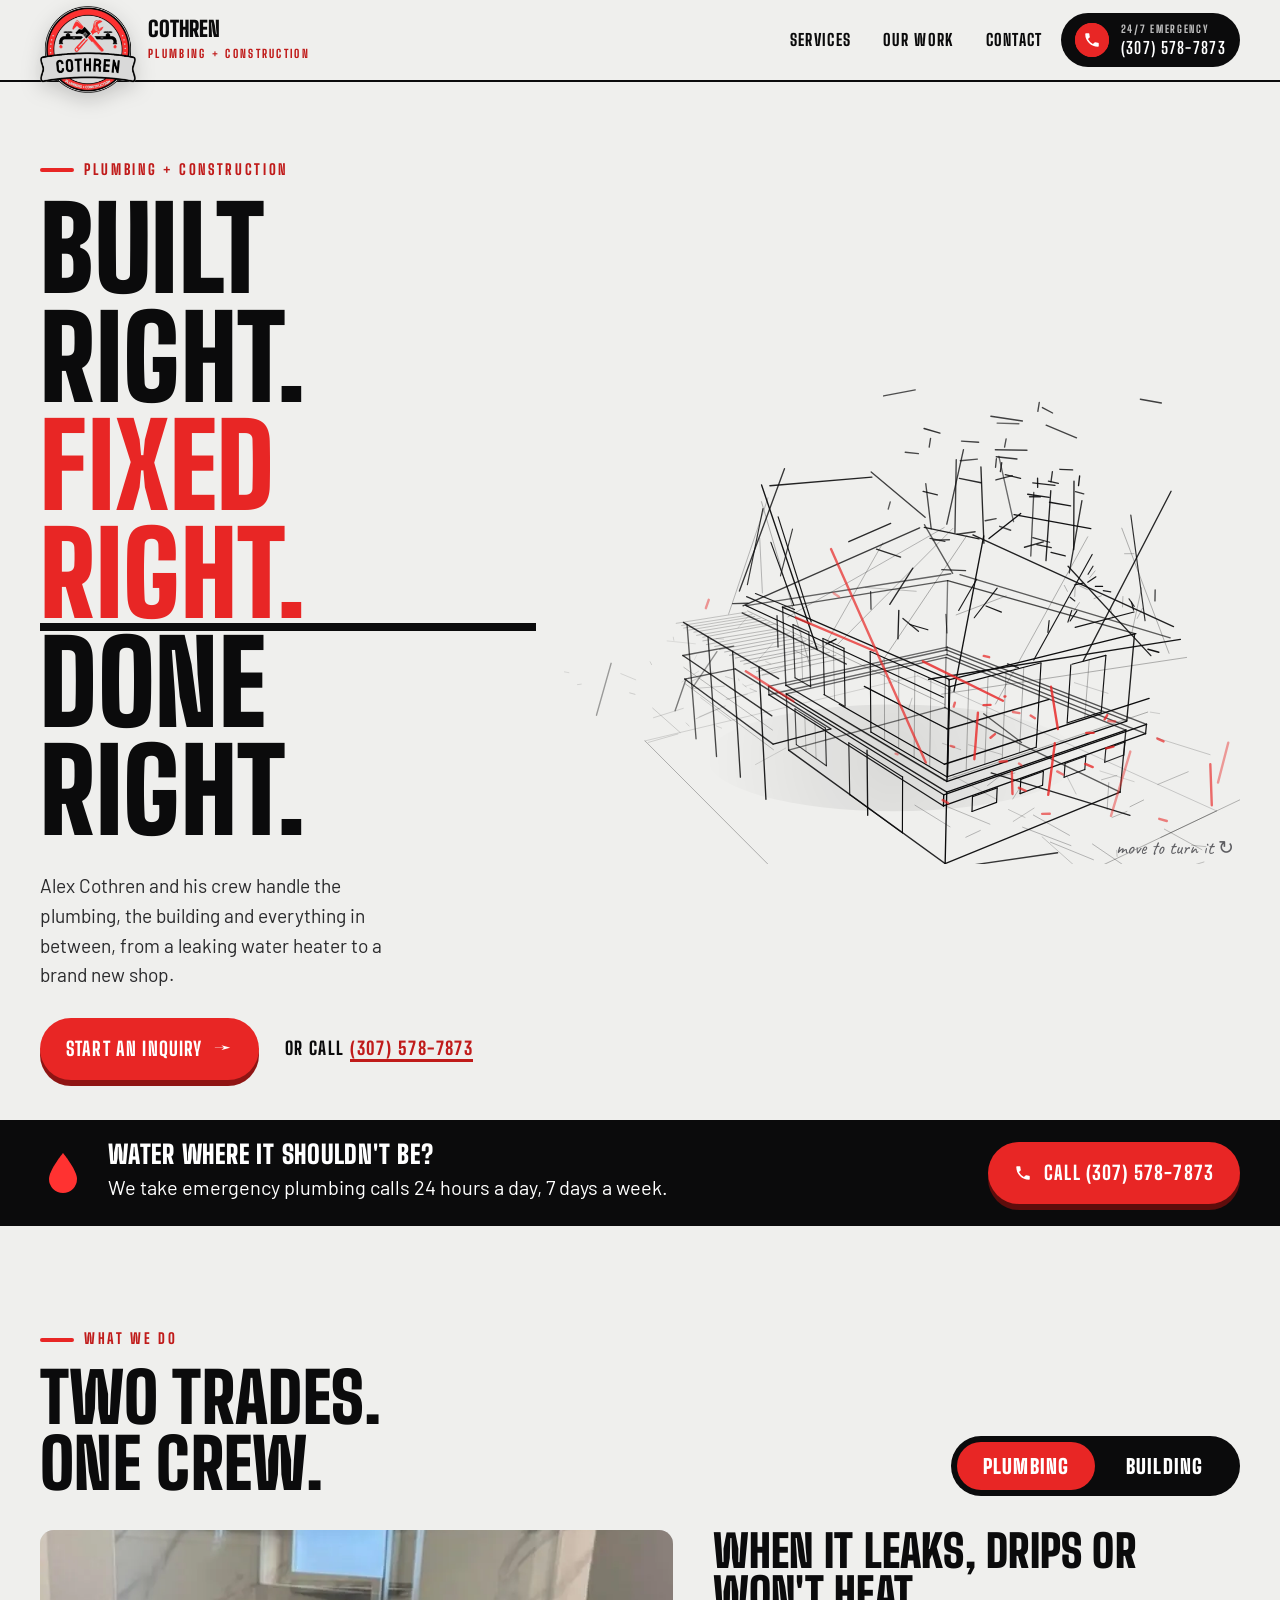
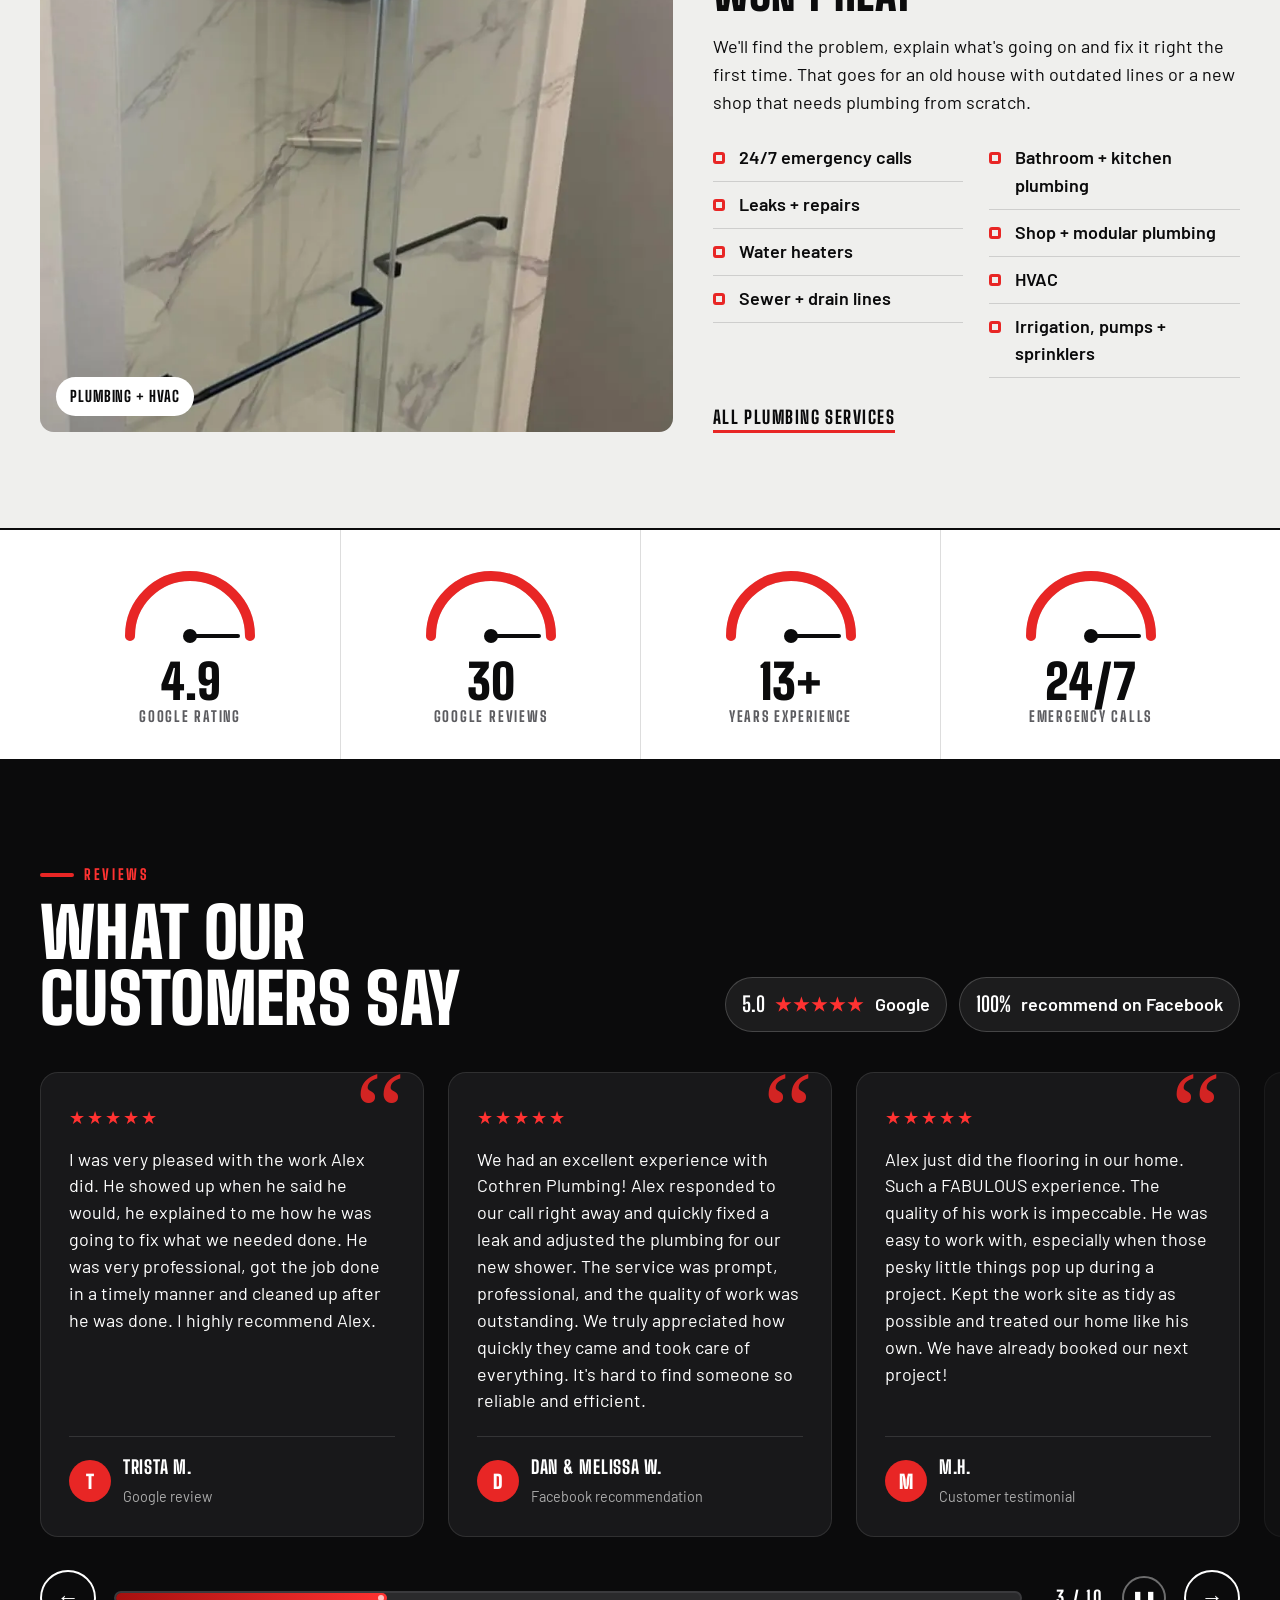
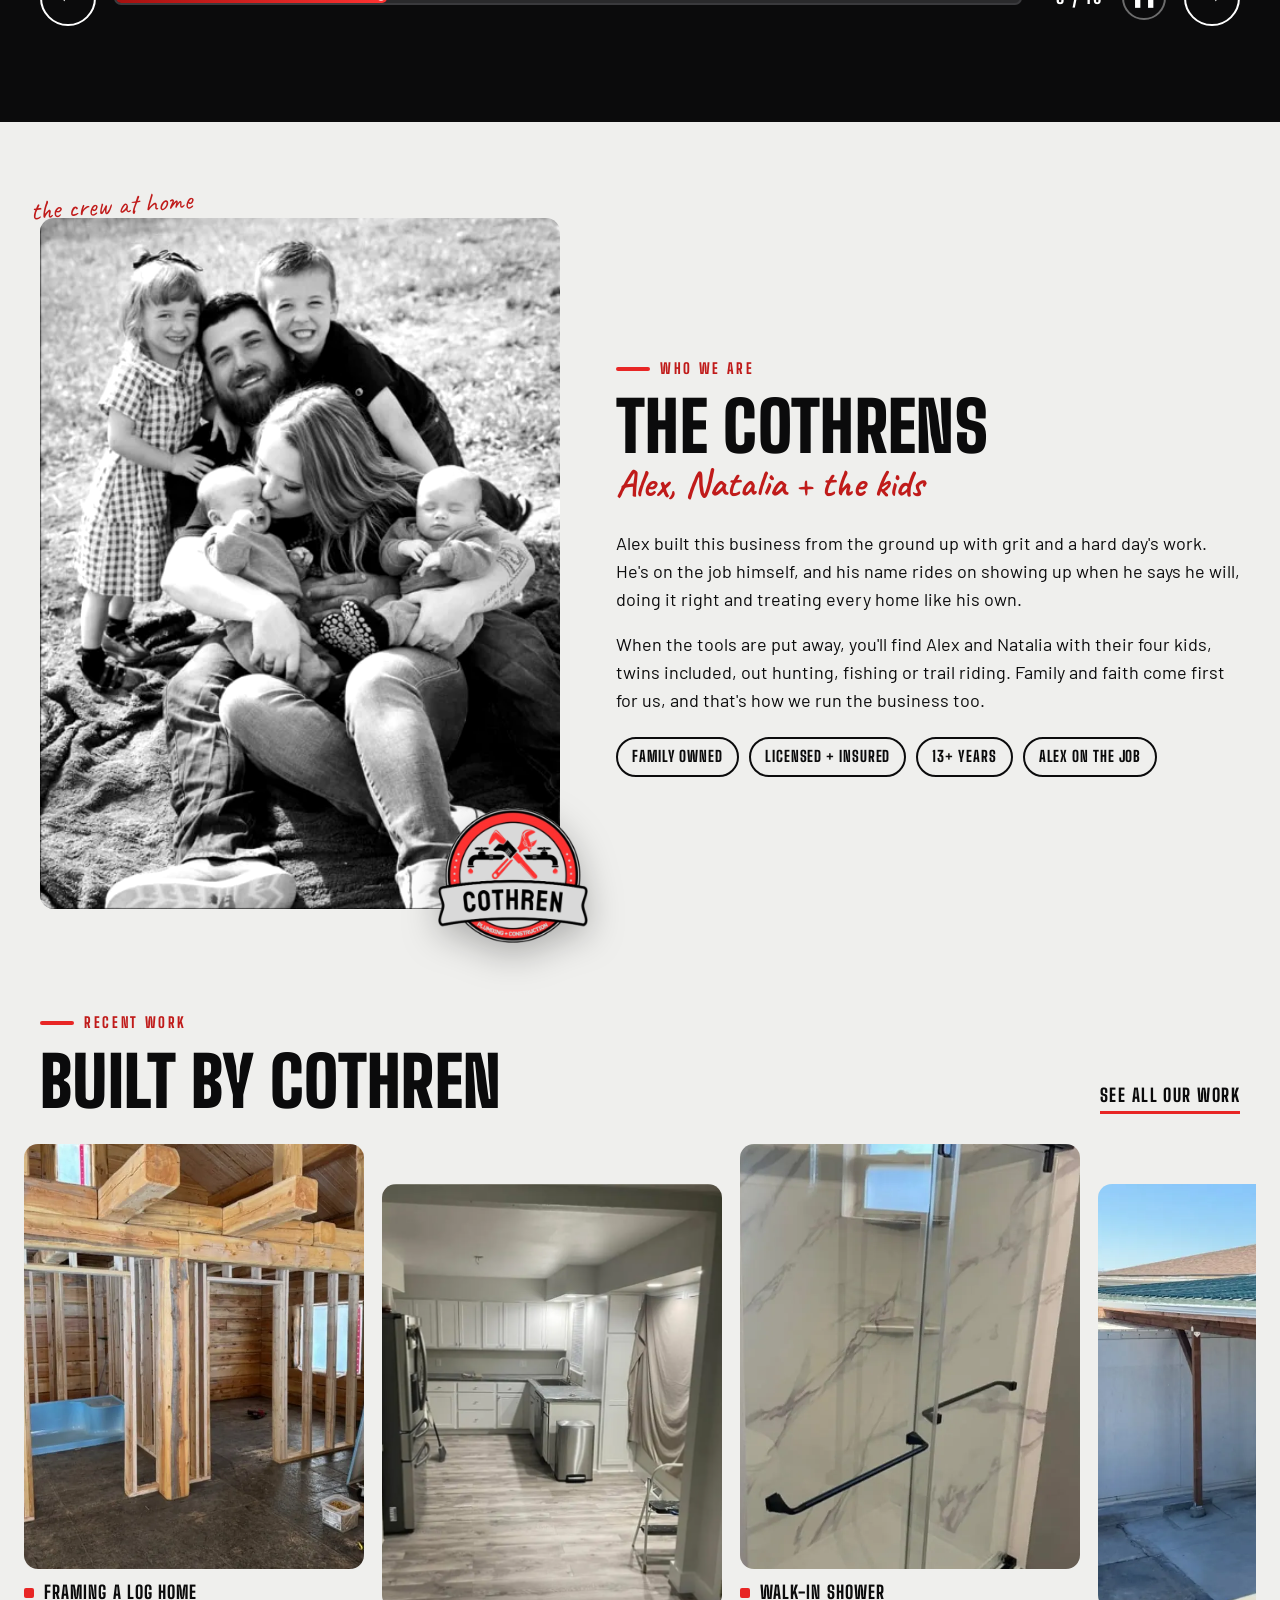
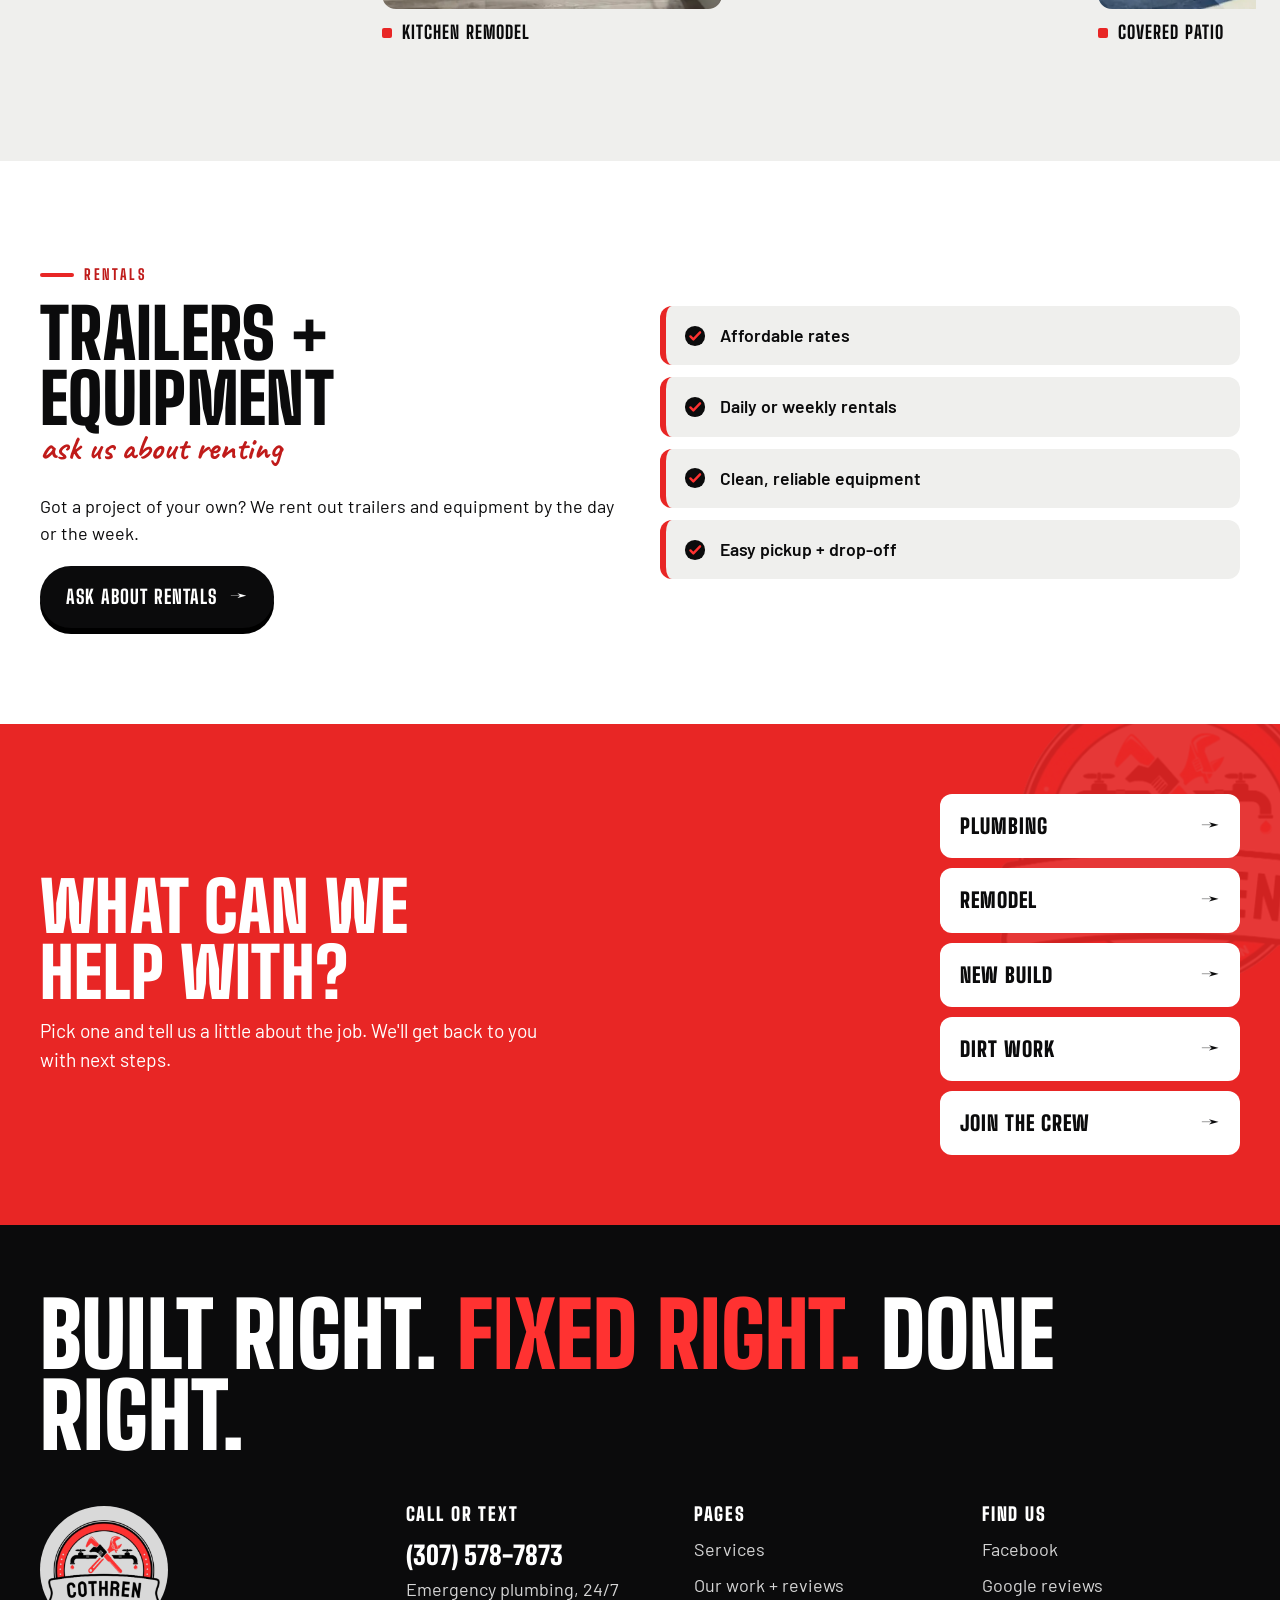
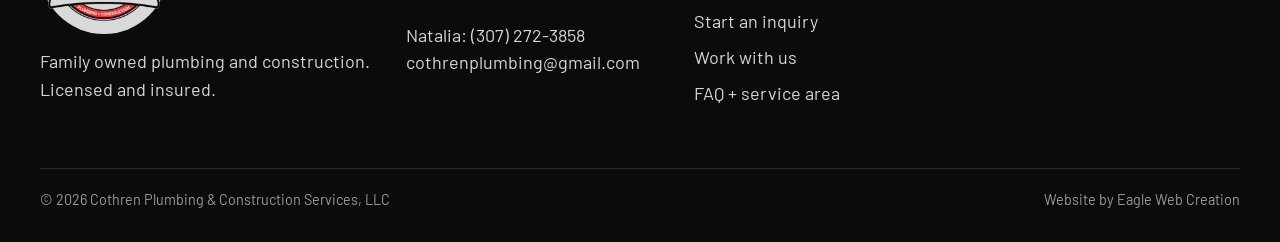
<file: index.html>
<!doctype html>
<html lang="en">
<head>
<meta charset="utf-8">
<meta name="viewport" content="width=device-width, initial-scale=1">
<title>Cothren Plumbing &amp; Construction | Plumbing, Remodels and New Builds</title>
<meta name="description" content="Plumbing, HVAC, remodels, new homes and shops, dirt work and concrete from one family owned crew. Emergency plumbing calls 24/7. Licensed and insured.">
<meta name="robots" content="noindex, nofollow">
<link rel="canonical" href="https://cothrenplumbingandconstruction.com/">
<meta name="theme-color" content="#0B0B0C">
<meta property="og:type" content="website">
<meta property="og:site_name" content="Cothren Plumbing &amp; Construction">
<meta property="og:title" content="Cothren Plumbing &amp; Construction | Plumbing, Remodels and New Builds">
<meta property="og:description" content="Plumbing, HVAC, remodels, new homes and shops, dirt work and concrete from one family owned crew. Emergency plumbing calls 24/7. Licensed and insured.">
<meta property="og:url" content="https://cothrenplumbingandconstruction.com/">
<meta property="og:image" content="https://cothren.eaglewebcreation.com/images/og-cothren-v2.jpg">
<meta property="og:image:width" content="1200">
<meta property="og:image:height" content="630">
<meta property="og:image:alt" content="The Cothren Plumbing &amp; Construction badge logo beside the words Built right. Fixed right. Done right.">
<meta name="twitter:card" content="summary_large_image">
<link rel="icon" href="/favicon.ico" sizes="any">
<link rel="icon" href="/images/favicon-32.png" type="image/png" sizes="32x32">
<link rel="apple-touch-icon" href="/images/apple-touch-icon.png">
<link rel="preconnect" href="https://fonts.googleapis.com">
<link rel="preconnect" href="https://fonts.gstatic.com" crossorigin>
<link rel="stylesheet" href="https://fonts.googleapis.com/css2?family=Barlow:wght@400;600;700&family=Big+Shoulders+Display:wght@800;900&family=Caveat:wght@700&display=swap">
<link rel="stylesheet" href="/styles.css?v=3">
<script type="application/ld+json">{"@context":"https://schema.org","@type":["Plumber","GeneralContractor"],"@id":"https://cothrenplumbingandconstruction.com/#business","name":"Cothren Plumbing & Construction Services, LLC","alternateName":"Cothren Plumbing & Construction","slogan":"Built right. Fixed right. Done right.","url":"https://cothrenplumbingandconstruction.com/","logo":"https://cothrenplumbingandconstruction.com/images/icon-512.png","image":["https://cothrenplumbingandconstruction.com/images/og-cothren.jpg","https://cothrenplumbingandconstruction.com/images/work/kitchen-remodel.jpg","https://cothrenplumbingandconstruction.com/images/work/framing-log-cabin.jpg"],"telephone":"+13075787873","email":"cothrenplumbing@gmail.com","founder":[{"@type":"Person","name":"Alex Cothren"},{"@type":"Person","name":"Natalia Cothren"}],"address":{"@type":"PostalAddress","addressLocality":"Lovell","addressRegion":"WY","addressCountry":"US"},"areaServed":[{"@type":"City","name":"Lovell, Wyoming"},{"@type":"Place","name":"Big Horn Basin, Wyoming"}],"openingHoursSpecification":[{"@type":"OpeningHoursSpecification","dayOfWeek":["Monday","Tuesday","Wednesday","Thursday","Friday","Saturday","Sunday"],"opens":"00:00","closes":"23:59"}],"contactPoint":[{"@type":"ContactPoint","telephone":"+13075787873","contactType":"customer service","availableLanguage":"English"},{"@type":"ContactPoint","telephone":"+13072723858","contactType":"employment inquiries"}],"knowsAbout":["Plumbing","HVAC","Remodeling","New construction","Excavation","Concrete","Irrigation"],"hasOfferCatalog":{"@type":"OfferCatalog","name":"Plumbing and construction services","itemListElement":[{"@type":"Offer","itemOffered":{"@type":"Service","name":"Emergency plumbing"}},{"@type":"Offer","itemOffered":{"@type":"Service","name":"Plumbing repair"}},{"@type":"Offer","itemOffered":{"@type":"Service","name":"Water heater repair and replacement"}},{"@type":"Offer","itemOffered":{"@type":"Service","name":"Sewer and drain lines"}},{"@type":"Offer","itemOffered":{"@type":"Service","name":"HVAC"}},{"@type":"Offer","itemOffered":{"@type":"Service","name":"Full and partial remodels"}},{"@type":"Offer","itemOffered":{"@type":"Service","name":"Bathroom remodels"}},{"@type":"Offer","itemOffered":{"@type":"Service","name":"Flooring"}},{"@type":"Offer","itemOffered":{"@type":"Service","name":"Framing"}},{"@type":"Offer","itemOffered":{"@type":"Service","name":"Drywall"}},{"@type":"Offer","itemOffered":{"@type":"Service","name":"Painting"}},{"@type":"Offer","itemOffered":{"@type":"Service","name":"Window installation"}},{"@type":"Offer","itemOffered":{"@type":"Service","name":"New construction homes"}},{"@type":"Offer","itemOffered":{"@type":"Service","name":"New construction shops"}},{"@type":"Offer","itemOffered":{"@type":"Service","name":"Shed and garage builds"}},{"@type":"Offer","itemOffered":{"@type":"Service","name":"Deck and fence building and repair"}},{"@type":"Offer","itemOffered":{"@type":"Service","name":"Excavation"}},{"@type":"Offer","itemOffered":{"@type":"Service","name":"Dirt work"}},{"@type":"Offer","itemOffered":{"@type":"Service","name":"Concrete"}},{"@type":"Offer","itemOffered":{"@type":"Service","name":"Irrigation, pump and sprinkler installation and repair"}},{"@type":"Offer","itemOffered":{"@type":"Service","name":"Custom landscaping"}},{"@type":"Offer","itemOffered":{"@type":"Service","name":"Trailer and equipment rentals"}}]},"sameAs":["https://www.facebook.com/profile.php?id=100093458192130","https://maps.google.com/?cid=2428096100766820011"]}</script>
<script type="application/ld+json">{"@context":"https://schema.org","@type":"WebSite","name":"Cothren Plumbing & Construction","url":"https://cothrenplumbingandconstruction.com/","publisher":{"@id":"https://cothrenplumbingandconstruction.com/#business"}}</script>
</head>
<body>
<a class="skip" href="#main">Skip to content</a>
<header class="top">
  <div class="wrap">
    <a class="brand" href="/" aria-label="Cothren Plumbing &amp; Construction home">
      <img src="/images/logo-badge-360.png" alt="" width="360" height="325">
      <span class="name">Cothren<small>Plumbing + Construction</small></span>
    </a>
    <button class="menu-btn" type="button" aria-expanded="false" aria-controls="nav" aria-label="Menu"><span></span><span></span><span></span></button>
    <nav class="nav" id="nav" aria-label="Main">
      <a href="/services">Services</a>
      <a href="/work">Our Work</a>
      <a href="/contact">Contact</a>
      <a class="call-pill" href="tel:+13075787873"><span class="dot"><svg viewBox="0 0 24 24" width="18" height="18" aria-hidden="true"><path fill="currentColor" d="M6.6 10.8a15.1 15.1 0 0 0 6.6 6.6l2.2-2.2a1 1 0 0 1 1-.25 11.4 11.4 0 0 0 3.6.57 1 1 0 0 1 1 1V20a1 1 0 0 1-1 1A17 17 0 0 1 3 4a1 1 0 0 1 1-1h3.5a1 1 0 0 1 1 1c0 1.25.2 2.45.57 3.57a1 1 0 0 1-.25 1z"/></svg></span><span><small>24/7 emergency</small><b>(307) 578-7873</b></span></a>
    </nav>
  </div>
</header>
<main id="main">
<section class="hero">
  <div class="wrap">
    <div>
      <p class="kicker">Plumbing + Construction</p>
      <h1 class="motto"><span class="ln">Built right.</span><span class="ln">Fixed right.</span><span class="ln">Done right.</span></h1>
      <p class="hero-lede">Alex Cothren and his crew handle the plumbing, the building and everything in between, from a leaking water heater to a brand new shop.</p>
      <div class="hero-cta">
        <a class="btn" href="/contact">Start an inquiry <span class="arr" aria-hidden="true">&rarr;</span></a>
        <span class="or">or call <a href="tel:+13075787873">(307) 578-7873</a></span>
      </div>
    </div>
    <div class="stage" aria-label="A 3D blueprint of a two-story home that assembles from scattered lines, with the plumbing drawn in red" role="img">
      <canvas data-scene="blueprint" aria-hidden="true"></canvas>
      <div class="note r" data-at="roof"><i></i><span>remodels + framing</span></div>
      <div class="note r red" data-at="vent"><i></i><span>drains + vents</span></div>
      <div class="note bl red" data-at="heater"><i></i><span>water heaters</span></div>
      <div class="note l" data-at="shop"><i></i><span>new home builds</span></div>
      <span class="hint" aria-hidden="true">move to turn it &#8635;</span>
    </div>
  </div>
</section>

<section class="band" aria-label="Emergency plumbing">
  <div class="wrap">
    <svg class="drop" viewBox="0 0 46 46" aria-hidden="true"><path d="M23 3C23 3 9 20 9 29a14 14 0 0 0 28 0C37 20 23 3 23 3z"/></svg>
    <p><b>Water where it shouldn't be?</b>We take emergency plumbing calls 24 hours a day, 7 days a week.</p>
    <a class="btn" href="tel:+13075787873"><svg viewBox="0 0 24 24" width="18" height="18" aria-hidden="true"><path fill="currentColor" d="M6.6 10.8a15.1 15.1 0 0 0 6.6 6.6l2.2-2.2a1 1 0 0 1 1-.25 11.4 11.4 0 0 0 3.6.57 1 1 0 0 1 1 1V20a1 1 0 0 1-1 1A17 17 0 0 1 3 4a1 1 0 0 1 1-1h3.5a1 1 0 0 1 1 1c0 1.25.2 2.45.57 3.57a1 1 0 0 1-.25 1z"/></svg> Call (307) 578-7873</a>
  </div>
</section>

<section class="pad" aria-labelledby="trades-h">
  <div class="wrap">
    <div class="trades-head reveal">
      <div><p class="kicker">What we do</p><h2 id="trades-h">Two trades.<br>One crew.</h2></div>
      <div class="switch" role="tablist" aria-label="Pick a trade" data-side="plumb">
        <span class="knob" aria-hidden="true"></span>
        <button role="tab" id="t-plumb" aria-selected="true" aria-controls="p-plumb" data-side="plumb">Plumbing</button>
        <button role="tab" id="t-build" aria-selected="false" aria-controls="p-build" data-side="build" tabindex="-1">Building</button>
      </div>
    </div>
    <div class="trade show" id="p-plumb" role="tabpanel" aria-labelledby="t-plumb">
      <div class="pic"><picture><source srcset="/images/work/shower-glass-door.webp" type="image/webp"><img src="/images/work/shower-glass-door.jpg" alt="A finished walk-in shower with a glass door" width="805" height="765" loading="lazy" decoding="async"></picture><span class="tag">Plumbing + HVAC</span></div>
      <div class="copy">
        <h3>When it leaks, drips or won't heat</h3>
        <p>We'll find the problem, explain what's going on and fix it right the first time. That goes for an old house with outdated lines or a new shop that needs plumbing from scratch.</p>
        <ul class="svc-list"><li>24/7 emergency calls</li><li>Leaks + repairs</li><li>Water heaters</li><li>Sewer + drain lines</li><li>Bathroom + kitchen plumbing</li><li>Shop + modular plumbing</li><li>HVAC</li><li>Irrigation, pumps + sprinklers</li></ul>
        <a class="textlink" href="/services#plumbing">All plumbing services</a>
      </div>
    </div>
    <div class="trade" id="p-build" role="tabpanel" aria-labelledby="t-build" hidden>
      <div class="pic"><picture><source srcset="/images/work/framing-log-cabin.webp" type="image/webp"><img src="/images/work/framing-log-cabin.jpg" alt="Log home framing going up" width="902" height="772" loading="lazy" decoding="async"></picture><span class="tag">Construction</span></div>
      <div class="copy">
        <h3>From the dirt work to the trim</h3>
        <p>Remodels, new homes, shops, decks and the ground work underneath them. Because we do plumbing too, the pipes in your remodel get done by the same people who built it.</p>
        <ul class="svc-list"><li>Full + partial remodels</li><li>Flooring</li><li>Framing + drywall</li><li>New homes + shops</li><li>Sheds + garages</li><li>Decks + fences</li><li>Windows + painting</li><li>Excavation, dirt work + concrete</li></ul>
        <a class="textlink" href="/services#remodels">All construction services</a>
      </div>
    </div>
  </div>
</section>

<section class="gauges" aria-label="Cothren by the numbers">
  <div class="wrap">
    <div class="gauge" data-val="5.0" data-max="5" data-dec="1" data-suf="">
        <svg viewBox="0 0 132 82" aria-hidden="true"><path class="arc" d="M6 72 A60 60 0 0 1 126 72"/><path class="fill" d="M6 72 A60 60 0 0 1 126 72"/><g class="needle"><line x1="66" y1="72" x2="66" y2="24" stroke="#0B0B0C" stroke-width="4" stroke-linecap="round"/></g><circle class="hub" cx="66" cy="72" r="7"/></svg>
        <b>5.0</b><span>Google rating</span>
      </div>
    <div class="gauge" data-val="30" data-max="30" data-dec="0" data-suf="">
        <svg viewBox="0 0 132 82" aria-hidden="true"><path class="arc" d="M6 72 A60 60 0 0 1 126 72"/><path class="fill" d="M6 72 A60 60 0 0 1 126 72"/><g class="needle"><line x1="66" y1="72" x2="66" y2="24" stroke="#0B0B0C" stroke-width="4" stroke-linecap="round"/></g><circle class="hub" cx="66" cy="72" r="7"/></svg>
        <b>30</b><span>Google reviews</span>
      </div>
    <div class="gauge" data-val="13" data-max="13" data-dec="0" data-suf="+">
        <svg viewBox="0 0 132 82" aria-hidden="true"><path class="arc" d="M6 72 A60 60 0 0 1 126 72"/><path class="fill" d="M6 72 A60 60 0 0 1 126 72"/><g class="needle"><line x1="66" y1="72" x2="66" y2="24" stroke="#0B0B0C" stroke-width="4" stroke-linecap="round"/></g><circle class="hub" cx="66" cy="72" r="7"/></svg>
        <b>13+</b><span>Years experience</span>
      </div>
    <div class="gauge" data-val="24" data-max="24" data-dec="0" data-suf="/7">
        <svg viewBox="0 0 132 82" aria-hidden="true"><path class="arc" d="M6 72 A60 60 0 0 1 126 72"/><path class="fill" d="M6 72 A60 60 0 0 1 126 72"/><g class="needle"><line x1="66" y1="72" x2="66" y2="24" stroke="#0B0B0C" stroke-width="4" stroke-linecap="round"/></g><circle class="hub" cx="66" cy="72" r="7"/></svg>
        <b>24/7</b><span>Emergency calls</span>
      </div>
  </div>
</section>

<section class="reviews pad on-dark" aria-labelledby="rv-h">
  <div class="wrap">
    <div class="head reveal">
      <div><p class="kicker">Reviews</p><h2 id="rv-h">What our<br>customers say</h2></div>
      <div class="score">
        <a href="https://maps.google.com/?cid=2428096100766820011" target="_blank" rel="noopener"><b>5.0</b> <span class="stars" aria-hidden="true">&#9733;&#9733;&#9733;&#9733;&#9733;</span> Google</a>
        <a href="https://www.facebook.com/profile.php?id=100093458192130&sk=reviews" target="_blank" rel="noopener"><b>100%</b> recommend on Facebook</a>
      </div>
    </div>
    <div class="carousel" role="region" aria-roledescription="carousel" aria-labelledby="rv-h" tabindex="0">
      <div class="track">
        <article class="rv" aria-roledescription="slide">
          <div class="stars" aria-label="5 out of 5 stars">&#9733;&#9733;&#9733;&#9733;&#9733;</div>
          <blockquote>I was very pleased with the work Alex did. He showed up when he said he would, he explained to me how he was going to fix what we needed done. He was very professional, got the job done in a timely manner and cleaned up after he was done. I highly recommend Alex.</blockquote>
          <div class="who"><span class="av" aria-hidden="true">T</span><span><b>Trista M.</b><small>Google review</small></span></div>
        </article><article class="rv" aria-roledescription="slide">
          <div class="stars" aria-label="5 out of 5 stars">&#9733;&#9733;&#9733;&#9733;&#9733;</div>
          <blockquote>We had an excellent experience with Cothren Plumbing! Alex responded to our call right away and quickly fixed a leak and adjusted the plumbing for our new shower. The service was prompt, professional, and the quality of work was outstanding. We truly appreciated how quickly they came and took care of everything. It&#x27;s hard to find someone so reliable and efficient.</blockquote>
          <div class="who"><span class="av" aria-hidden="true">D</span><span><b>Dan &amp; Melissa W.</b><small>Facebook recommendation</small></span></div>
        </article><article class="rv" aria-roledescription="slide">
          <div class="stars" aria-label="5 out of 5 stars">&#9733;&#9733;&#9733;&#9733;&#9733;</div>
          <blockquote>Alex just did the flooring in our home. Such a FABULOUS experience. The quality of his work is impeccable. He was easy to work with, especially when those pesky little things pop up during a project. Kept the work site as tidy as possible and treated our home like his own. We have already booked our next project!</blockquote>
          <div class="who"><span class="av" aria-hidden="true">M</span><span><b>M.H.</b><small>Customer testimonial</small></span></div>
        </article><article class="rv" aria-roledescription="slide">
          <div class="stars" aria-label="5 out of 5 stars">&#9733;&#9733;&#9733;&#9733;&#9733;</div>
          <blockquote>What a great company! Stand up family running this business. We had a plumbing issue we were stumped on. We called Cothren Plumbing. Alex helped us and we were good to go in no time! Definitely recommend!</blockquote>
          <div class="who"><span class="av" aria-hidden="true">B</span><span><b>Brook G.</b><small>Google review</small></span></div>
        </article><article class="rv" aria-roledescription="slide">
          <div class="stars" aria-label="5 out of 5 stars">&#9733;&#9733;&#9733;&#9733;&#9733;</div>
          <blockquote>We were having trouble with a backed up sewer line. Although Alex was working out of town, as soon as he finished the job he was at our back door willing to help us with the problem. It wasn&#x27;t something that was a quick fix but he was here until after dark. He made sure everything was working properly before he left for home.</blockquote>
          <div class="who"><span class="av" aria-hidden="true">J</span><span><b>J.J.</b><small>Customer testimonial</small></span></div>
        </article><article class="rv" aria-roledescription="slide">
          <div class="stars" aria-label="5 out of 5 stars">&#9733;&#9733;&#9733;&#9733;&#9733;</div>
          <blockquote>Hired him to install kitchen floor. Very Very professional. The guys working with him are just as professional. Reasonable price. Highly recommend.</blockquote>
          <div class="who"><span class="av" aria-hidden="true">D</span><span><b>Dave N.</b><small>Facebook recommendation</small></span></div>
        </article><article class="rv" aria-roledescription="slide">
          <div class="stars" aria-label="5 out of 5 stars">&#9733;&#9733;&#9733;&#9733;&#9733;</div>
          <blockquote>We had Alex remodel 3 bathrooms in our home. We really appreciated his reliability and timeliness. He was especially skilled at problem solving some of the issues with updating and rerouting plumbing in our older home.</blockquote>
          <div class="who"><span class="av" aria-hidden="true">J</span><span><b>J.A.</b><small>Customer testimonial</small></span></div>
        </article><article class="rv" aria-roledescription="slide">
          <div class="stars" aria-label="5 out of 5 stars">&#9733;&#9733;&#9733;&#9733;&#9733;</div>
          <blockquote>Alex was in and out super quick when fixing our hot water heater. He had to go underneath the house at one point. My husband went down about a week later to check the work and was surprised at how neat and tidy he left everything. Price was very reasonable. Highly recommend.</blockquote>
          <div class="who"><span class="av" aria-hidden="true">J</span><span><b>J.B.</b><small>Customer testimonial</small></span></div>
        </article><article class="rv" aria-roledescription="slide">
          <div class="stars" aria-label="5 out of 5 stars">&#9733;&#9733;&#9733;&#9733;&#9733;</div>
          <blockquote>Alex responded quickly and gave us a bid and time frame that he could complete the work. They came exactly when they said they would and always communicated well with us. They actually completed the job faster than he had projected. We really appreciated that he kept his word. Thanks Alex and Dylan</blockquote>
          <div class="who"><span class="av" aria-hidden="true">B</span><span><b>B. + M.R.</b><small>Customer testimonial</small></span></div>
        </article><article class="rv" aria-roledescription="slide">
          <div class="stars" aria-label="5 out of 5 stars">&#9733;&#9733;&#9733;&#9733;&#9733;</div>
          <blockquote>This family owned business has been nothing but the best! Very fast and very understanding!</blockquote>
          <div class="who"><span class="av" aria-hidden="true">S</span><span><b>Serrenity Z.</b><small>Google review</small></span></div>
        </article>
      </div>
      <div class="ctrl">
        <button class="prev" type="button" aria-label="Previous reviews">&larr;</button>
        <div class="flow" aria-hidden="true"><i></i></div>
        <span class="count" aria-live="polite"></span>
        <button class="pause" type="button" aria-label="Pause reviews" aria-pressed="false"></button>
        <button class="next" type="button" aria-label="Next reviews">&rarr;</button>
      </div>
    </div>
  </div>
</section>

<section class="family pad" aria-labelledby="fam-h">
  <div class="wrap">
    <div class="frame reveal">
      <span class="scrawl" aria-hidden="true">the crew at home</span>
      <picture><source srcset="/images/cothren-family.webp" type="image/webp"><img src="/images/cothren-family.jpg" alt="Alex and Natalia Cothren with their four kids" width="459" height="610" loading="lazy" decoding="async"></picture>
      <img class="badge" src="/images/logo-badge-360.png" alt="" width="360" height="325" loading="lazy">
    </div>
    <div class="reveal">
      <p class="kicker">Who we are</p>
      <h2 id="fam-h">The Cothrens<span class="hand">Alex, Natalia + the kids</span></h2>
      <p>Alex built this business from the ground up with grit and a hard day's work. He's on the job himself, and his name rides on showing up when he says he will, doing it right and treating every home like his own.</p>
      <p>When the tools are put away, you'll find Alex and Natalia with their four kids, twins included, out hunting, fishing or trail riding. Family and faith come first for us, and that's how we run the business too.</p>
      <div class="facts"><span>Family owned</span><span>Licensed + insured</span><span>13+ years</span><span>Alex on the job</span></div>
    </div>
  </div>
</section>

<section class="pad" aria-labelledby="work-h" style="padding-top:0">
  <div class="wrap">
    <div class="strip-head reveal">
      <div><p class="kicker">Recent work</p><h2 id="work-h">Built by Cothren</h2></div>
      <a class="textlink" href="/work">See all our work</a>
    </div>
    <div class="strip" tabindex="0" aria-label="Photos of recent jobs, scroll sideways"><figure><picture><source srcset="/images/work/framing-log-cabin.webp" type="image/webp"><img src="/images/work/framing-log-cabin.jpg" alt="Framing a log home" width="902" height="772" loading="lazy" decoding="async"></picture><figcaption>Framing a log home</figcaption></figure><figure><picture><source srcset="/images/work/kitchen-remodel.webp" type="image/webp"><img src="/images/work/kitchen-remodel.jpg" alt="Kitchen remodel" width="783" height="857" loading="lazy" decoding="async"></picture><figcaption>Kitchen remodel</figcaption></figure><figure><picture><source srcset="/images/work/shower-glass-door.webp" type="image/webp"><img src="/images/work/shower-glass-door.jpg" alt="Walk-in shower" width="805" height="765" loading="lazy" decoding="async"></picture><figcaption>Walk-in shower</figcaption></figure><figure><picture><source srcset="/images/work/covered-patio.webp" type="image/webp"><img src="/images/work/covered-patio.jpg" alt="Covered patio" width="828" height="772" loading="lazy" decoding="async"></picture><figcaption>Covered patio</figcaption></figure><figure><picture><source srcset="/images/work/tile-shower.webp" type="image/webp"><img src="/images/work/tile-shower.jpg" alt="Tile shower" width="890" height="864" loading="lazy" decoding="async"></picture><figcaption>Tile shower</figcaption></figure><figure><picture><source srcset="/images/work/kitchen-butcher-block.webp" type="image/webp"><img src="/images/work/kitchen-butcher-block.jpg" alt="Butcher block kitchen" width="783" height="774" loading="lazy" decoding="async"></picture><figcaption>Butcher block kitchen</figcaption></figure></div>
  </div>
</section>

<section class="rentals pad" aria-labelledby="rent-h">
  <div class="wrap">
    <div class="reveal">
      <p class="kicker">Rentals</p>
      <h2 id="rent-h">Trailers + equipment<span class="hand">ask us about renting</span></h2>
      <p>Got a project of your own? We rent out trailers and equipment by the day or the week.</p>
      <a class="btn dark" href="/contact?need=rentals">Ask about rentals <span class="arr" aria-hidden="true">&rarr;</span></a>
    </div>
    <ul class="checks reveal">
      <li><svg viewBox="0 0 24 24" aria-hidden="true"><circle cx="12" cy="12" r="11" fill="#0B0B0C"/><path d="M7 12.5l3.2 3.2L17.5 8" fill="none" stroke="#FF3231" stroke-width="2.6" stroke-linecap="round" stroke-linejoin="round"/></svg> Affordable rates</li>
      <li><svg viewBox="0 0 24 24" aria-hidden="true"><circle cx="12" cy="12" r="11" fill="#0B0B0C"/><path d="M7 12.5l3.2 3.2L17.5 8" fill="none" stroke="#FF3231" stroke-width="2.6" stroke-linecap="round" stroke-linejoin="round"/></svg> Daily or weekly rentals</li>
      <li><svg viewBox="0 0 24 24" aria-hidden="true"><circle cx="12" cy="12" r="11" fill="#0B0B0C"/><path d="M7 12.5l3.2 3.2L17.5 8" fill="none" stroke="#FF3231" stroke-width="2.6" stroke-linecap="round" stroke-linejoin="round"/></svg> Clean, reliable equipment</li>
      <li><svg viewBox="0 0 24 24" aria-hidden="true"><circle cx="12" cy="12" r="11" fill="#0B0B0C"/><path d="M7 12.5l3.2 3.2L17.5 8" fill="none" stroke="#FF3231" stroke-width="2.6" stroke-linecap="round" stroke-linejoin="round"/></svg> Easy pickup + drop-off</li>
    </ul>
  </div>
</section>

<section class="start" aria-labelledby="start-h">
  <img class="ghost" src="/images/logo-badge-360.png" alt="" width="360" height="325" loading="lazy">
  <div class="wrap">
    <div>
      <h2 id="start-h">What can we<br>help with?</h2>
      <p>Pick one and tell us a little about the job. We'll get back to you with next steps.</p>
    </div>
    <div class="picks">
      <a href="/contact?need=plumbing">Plumbing <span class="arr" aria-hidden="true">&rarr;</span></a>
      <a href="/contact?need=remodel">Remodel <span class="arr" aria-hidden="true">&rarr;</span></a>
      <a href="/contact?need=new-build">New build <span class="arr" aria-hidden="true">&rarr;</span></a>
      <a href="/contact?need=dirt">Dirt work <span class="arr" aria-hidden="true">&rarr;</span></a>
      <a href="/contact#jobs">Join the crew <span class="arr" aria-hidden="true">&rarr;</span></a>
    </div>
  </div>
</section>
</main>
<footer class="foot">
  <div class="wrap">
    <p class="motto-line">Built right. <span>Fixed right.</span> Done right.</p>
    <div class="cols">
      <div>
        <div class="disc"><img src="/images/logo-badge-360.png" alt="Cothren Plumbing &amp; Construction logo" width="360" height="325" loading="lazy"></div>
        <p>Family owned plumbing and construction. Licensed and insured.</p>
      </div>
      <div>
        <h4>Call or text</h4>
        <p><a class="tel" href="tel:+13075787873">(307) 578-7873</a><br>Emergency plumbing, 24/7</p>
        <p>Natalia: <a href="tel:+13072723858">(307) 272-3858</a><br><a href="mailto:cothrenplumbing@gmail.com">cothrenplumbing@gmail.com</a></p>
      </div>
      <div>
        <h4>Pages</h4>
        <ul><li><a href="/services">Services</a></li><li><a href="/work">Our work + reviews</a></li><li><a href="/contact">Start an inquiry</a></li><li><a href="/contact#jobs">Work with us</a></li><li><a href="/faq">FAQ + service area</a></li></ul>
      </div>
      <div>
        <h4>Find us</h4>
        <ul><li><a href="https://www.facebook.com/profile.php?id=100093458192130" rel="noopener" target="_blank">Facebook</a></li><li><a href="https://maps.google.com/?cid=2428096100766820011" rel="noopener" target="_blank">Google reviews</a></li></ul>
      </div>
    </div>
    <div class="legal"><span>&copy; <span data-year>2026</span> Cothren Plumbing &amp; Construction Services, LLC</span><span>Website by <a href="https://eaglewebcreation.com" rel="noopener">Eagle Web Creation</a></span></div>
  </div>
</footer>
<nav class="dock" aria-label="Quick contact"><a href="tel:+13075787873"><svg viewBox="0 0 24 24" width="18" height="18" aria-hidden="true"><path fill="currentColor" d="M6.6 10.8a15.1 15.1 0 0 0 6.6 6.6l2.2-2.2a1 1 0 0 1 1-.25 11.4 11.4 0 0 0 3.6.57 1 1 0 0 1 1 1V20a1 1 0 0 1-1 1A17 17 0 0 1 3 4a1 1 0 0 1 1-1h3.5a1 1 0 0 1 1 1c0 1.25.2 2.45.57 3.57a1 1 0 0 1-.25 1z"/></svg> Call</a><a href="/contact">Inquiry</a></nav>
<script src="/site.js?v=2" defer></script>
<script src="/scene3d.js?v=3" defer></script>
</body>
</html>
</file>
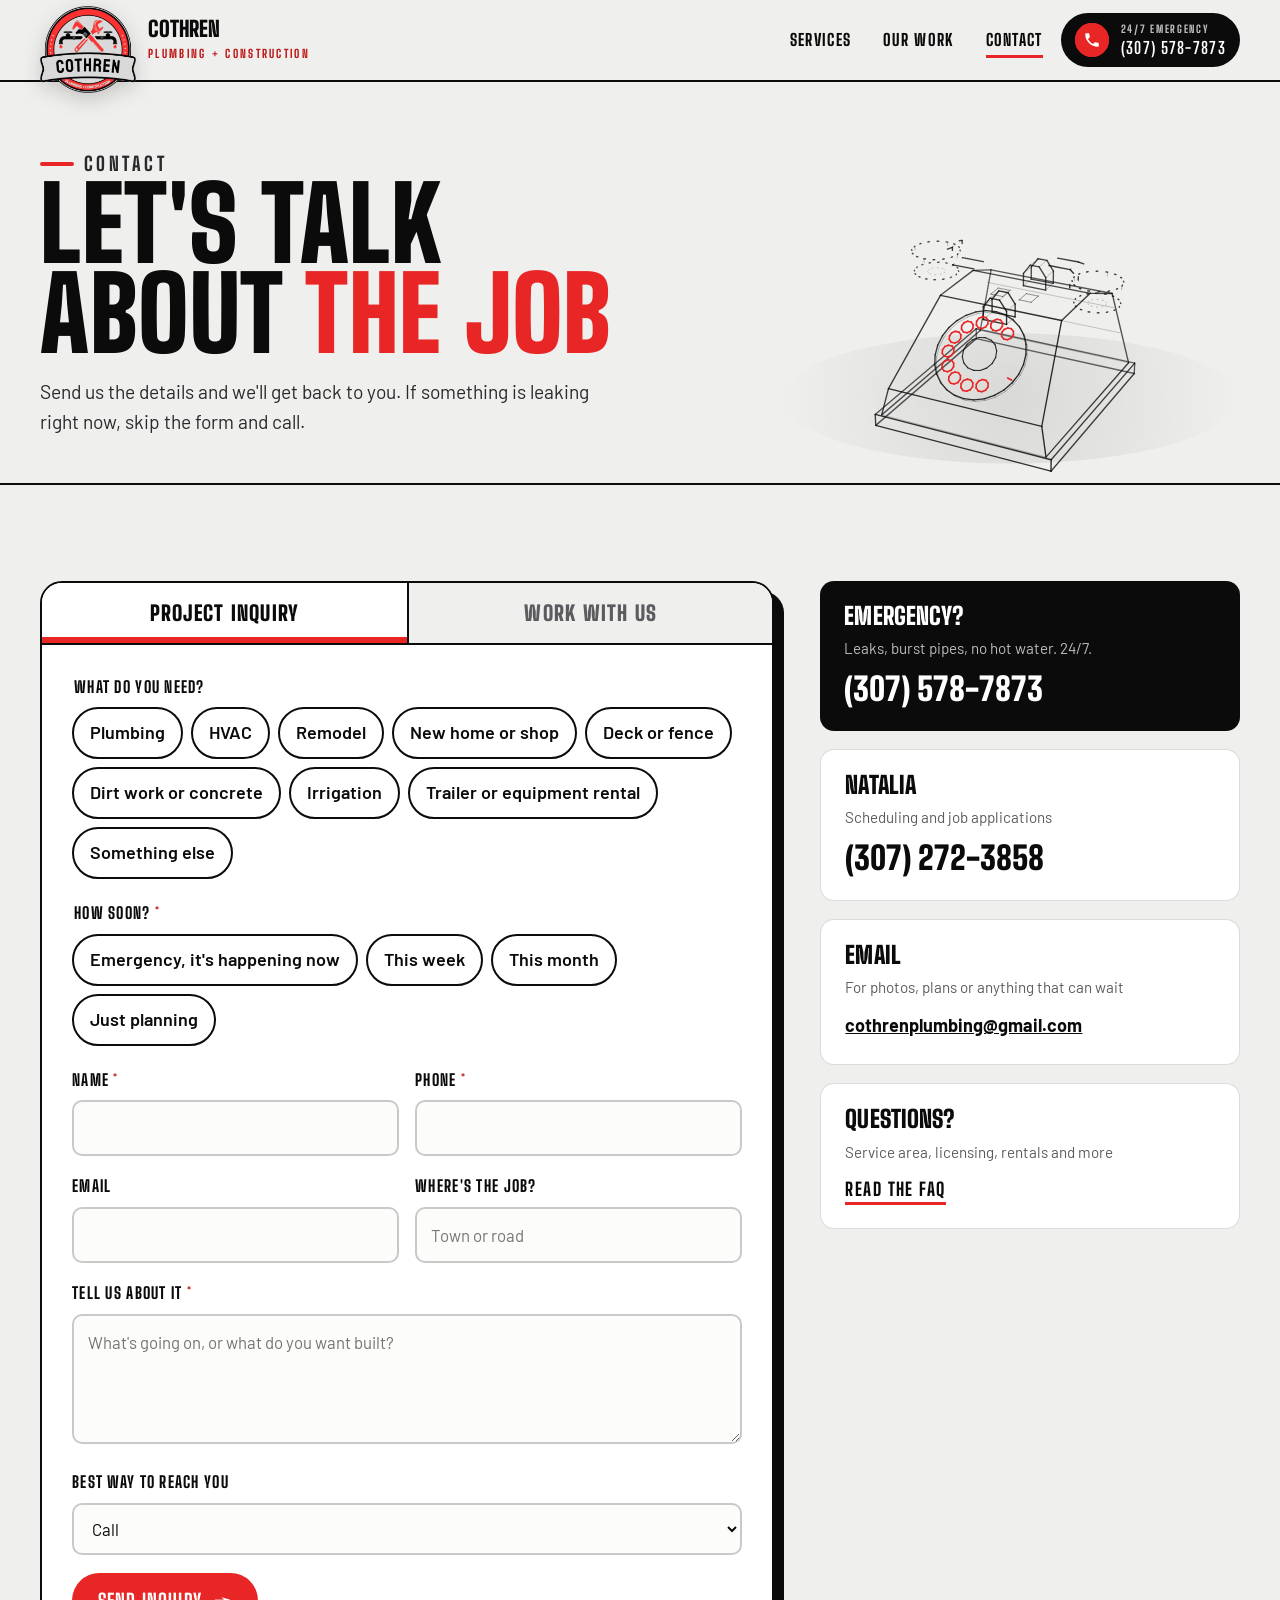
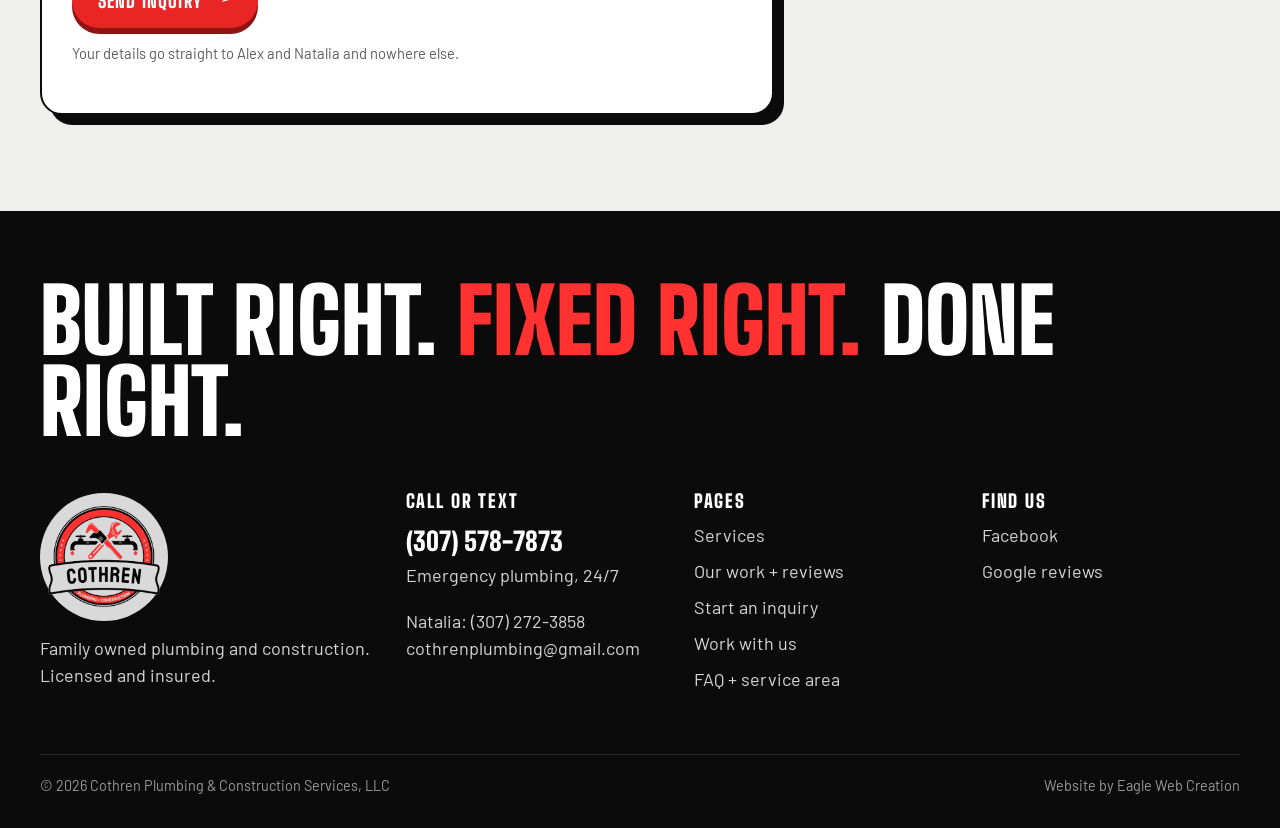
<file: contact.html>
<!doctype html>
<html lang="en">
<head>
<meta charset="utf-8">
<meta name="viewport" content="width=device-width, initial-scale=1">
<title>Start an Inquiry or Apply to Work With Us | Cothren Plumbing &amp; Construction</title>
<meta name="description" content="Tell Cothren Plumbing &amp; Construction about your plumbing, remodel, build or dirt work job, or send an inquiry about working on the crew. Emergency plumbing: call 24/7.">
<meta name="robots" content="noindex, nofollow">
<link rel="canonical" href="https://cothrenplumbingandconstruction.com/contact">
<meta name="theme-color" content="#0B0B0C">
<meta property="og:type" content="website">
<meta property="og:site_name" content="Cothren Plumbing &amp; Construction">
<meta property="og:title" content="Start an Inquiry or Apply to Work With Us | Cothren Plumbing &amp; Construction">
<meta property="og:description" content="Tell Cothren Plumbing &amp; Construction about your plumbing, remodel, build or dirt work job, or send an inquiry about working on the crew. Emergency plumbing: call 24/7.">
<meta property="og:url" content="https://cothrenplumbingandconstruction.com/contact">
<meta property="og:image" content="https://cothren.eaglewebcreation.com/images/og-cothren-v2.jpg">
<meta property="og:image:width" content="1200">
<meta property="og:image:height" content="630">
<meta property="og:image:alt" content="The Cothren Plumbing &amp; Construction badge logo beside the words Built right. Fixed right. Done right.">
<meta name="twitter:card" content="summary_large_image">
<link rel="icon" href="/favicon.ico" sizes="any">
<link rel="icon" href="/images/favicon-32.png" type="image/png" sizes="32x32">
<link rel="apple-touch-icon" href="/images/apple-touch-icon.png">
<link rel="preconnect" href="https://fonts.googleapis.com">
<link rel="preconnect" href="https://fonts.gstatic.com" crossorigin>
<link rel="stylesheet" href="https://fonts.googleapis.com/css2?family=Barlow:wght@400;600;700&family=Big+Shoulders+Display:wght@800;900&family=Caveat:wght@700&display=swap">
<link rel="stylesheet" href="/styles.css?v=3">
<script type="application/ld+json">{"@context":"https://schema.org","@type":["Plumber","GeneralContractor"],"@id":"https://cothrenplumbingandconstruction.com/#business","name":"Cothren Plumbing & Construction Services, LLC","alternateName":"Cothren Plumbing & Construction","slogan":"Built right. Fixed right. Done right.","url":"https://cothrenplumbingandconstruction.com/","logo":"https://cothrenplumbingandconstruction.com/images/icon-512.png","image":["https://cothrenplumbingandconstruction.com/images/og-cothren.jpg","https://cothrenplumbingandconstruction.com/images/work/kitchen-remodel.jpg","https://cothrenplumbingandconstruction.com/images/work/framing-log-cabin.jpg"],"telephone":"+13075787873","email":"cothrenplumbing@gmail.com","founder":[{"@type":"Person","name":"Alex Cothren"},{"@type":"Person","name":"Natalia Cothren"}],"address":{"@type":"PostalAddress","addressLocality":"Lovell","addressRegion":"WY","addressCountry":"US"},"areaServed":[{"@type":"City","name":"Lovell, Wyoming"},{"@type":"Place","name":"Big Horn Basin, Wyoming"}],"openingHoursSpecification":[{"@type":"OpeningHoursSpecification","dayOfWeek":["Monday","Tuesday","Wednesday","Thursday","Friday","Saturday","Sunday"],"opens":"00:00","closes":"23:59"}],"contactPoint":[{"@type":"ContactPoint","telephone":"+13075787873","contactType":"customer service","availableLanguage":"English"},{"@type":"ContactPoint","telephone":"+13072723858","contactType":"employment inquiries"}],"knowsAbout":["Plumbing","HVAC","Remodeling","New construction","Excavation","Concrete","Irrigation"],"hasOfferCatalog":{"@type":"OfferCatalog","name":"Plumbing and construction services","itemListElement":[{"@type":"Offer","itemOffered":{"@type":"Service","name":"Emergency plumbing"}},{"@type":"Offer","itemOffered":{"@type":"Service","name":"Plumbing repair"}},{"@type":"Offer","itemOffered":{"@type":"Service","name":"Water heater repair and replacement"}},{"@type":"Offer","itemOffered":{"@type":"Service","name":"Sewer and drain lines"}},{"@type":"Offer","itemOffered":{"@type":"Service","name":"HVAC"}},{"@type":"Offer","itemOffered":{"@type":"Service","name":"Full and partial remodels"}},{"@type":"Offer","itemOffered":{"@type":"Service","name":"Bathroom remodels"}},{"@type":"Offer","itemOffered":{"@type":"Service","name":"Flooring"}},{"@type":"Offer","itemOffered":{"@type":"Service","name":"Framing"}},{"@type":"Offer","itemOffered":{"@type":"Service","name":"Drywall"}},{"@type":"Offer","itemOffered":{"@type":"Service","name":"Painting"}},{"@type":"Offer","itemOffered":{"@type":"Service","name":"Window installation"}},{"@type":"Offer","itemOffered":{"@type":"Service","name":"New construction homes"}},{"@type":"Offer","itemOffered":{"@type":"Service","name":"New construction shops"}},{"@type":"Offer","itemOffered":{"@type":"Service","name":"Shed and garage builds"}},{"@type":"Offer","itemOffered":{"@type":"Service","name":"Deck and fence building and repair"}},{"@type":"Offer","itemOffered":{"@type":"Service","name":"Excavation"}},{"@type":"Offer","itemOffered":{"@type":"Service","name":"Dirt work"}},{"@type":"Offer","itemOffered":{"@type":"Service","name":"Concrete"}},{"@type":"Offer","itemOffered":{"@type":"Service","name":"Irrigation, pump and sprinkler installation and repair"}},{"@type":"Offer","itemOffered":{"@type":"Service","name":"Custom landscaping"}},{"@type":"Offer","itemOffered":{"@type":"Service","name":"Trailer and equipment rentals"}}]},"sameAs":["https://www.facebook.com/profile.php?id=100093458192130","https://maps.google.com/?cid=2428096100766820011"]}</script>
<script type="application/ld+json">{"@context":"https://schema.org","@type":"BreadcrumbList","itemListElement":[{"@type":"ListItem","position":1,"name":"Home","item":"https://cothrenplumbingandconstruction.com/"},{"@type":"ListItem","position":2,"name":"Contact","item":"https://cothrenplumbingandconstruction.com/contact"}]}</script>
</head>
<body>
<a class="skip" href="#main">Skip to content</a>
<header class="top">
  <div class="wrap">
    <a class="brand" href="/" aria-label="Cothren Plumbing &amp; Construction home">
      <img src="/images/logo-badge-360.png" alt="" width="360" height="325">
      <span class="name">Cothren<small>Plumbing + Construction</small></span>
    </a>
    <button class="menu-btn" type="button" aria-expanded="false" aria-controls="nav" aria-label="Menu"><span></span><span></span><span></span></button>
    <nav class="nav" id="nav" aria-label="Main">
      <a href="/services">Services</a>
      <a href="/work">Our Work</a>
      <a href="/contact" aria-current="page">Contact</a>
      <a class="call-pill" href="tel:+13075787873"><span class="dot"><svg viewBox="0 0 24 24" width="18" height="18" aria-hidden="true"><path fill="currentColor" d="M6.6 10.8a15.1 15.1 0 0 0 6.6 6.6l2.2-2.2a1 1 0 0 1 1-.25 11.4 11.4 0 0 0 3.6.57 1 1 0 0 1 1 1V20a1 1 0 0 1-1 1A17 17 0 0 1 3 4a1 1 0 0 1 1-1h3.5a1 1 0 0 1 1 1c0 1.25.2 2.45.57 3.57a1 1 0 0 1-.25 1z"/></svg></span><span><small>24/7 emergency</small><b>(307) 578-7873</b></span></a>
    </nav>
  </div>
</header>
<main id="main">
<section class="page-head">
  <div class="wrap">
    <p class="kicker">Contact</p>
    <h1>Let's talk<br>about <em>the job</em></h1>
    <p>Send us the details and we'll get back to you. If something is leaking right now, skip the form and call.</p>
  </div>
  <div class="ph-art" role="img" aria-label="A 3D blueprint drawing of an old rotary phone ringing, with the handset lifting off the base">
    <canvas data-scene="phone" aria-hidden="true"></canvas>
  </div>
</section>
<section class="pad">
  <div class="wrap contact-grid">
    <div class="formbox">
      <div class="tabs" role="tablist" aria-label="Choose a form">
        <button role="tab" id="tab-project" aria-selected="true" aria-controls="project-form">Project inquiry</button>
        <button role="tab" id="tab-job" aria-selected="false" aria-controls="job-form" tabindex="-1">Work with us</button>
      </div>

      <form class="inq" id="project-form" role="tabpanel" aria-labelledby="tab-project" action="https://formsubmit.co/cothrenplumbing@gmail.com" method="POST">
        <input type="hidden" name="_subject" value="New project inquiry from the website">
        <input type="hidden" name="_template" value="table">
        <input type="hidden" name="Form" value="Project inquiry">
        <div class="hp" aria-hidden="true"><label>Leave this empty <input type="text" name="_honey" tabindex="-1" autocomplete="off"></label></div>
        <fieldset><legend>What do you need?</legend><div class="chips"><label><input type="checkbox" name="Job type" value="Plumbing" data-k="plumbing"><span>Plumbing</span></label><label><input type="checkbox" name="Job type" value="HVAC" data-k="hvac"><span>HVAC</span></label><label><input type="checkbox" name="Job type" value="Remodel" data-k="remodel"><span>Remodel</span></label><label><input type="checkbox" name="Job type" value="New home or shop" data-k="new-build"><span>New home or shop</span></label><label><input type="checkbox" name="Job type" value="Deck or fence" data-k="deck"><span>Deck or fence</span></label><label><input type="checkbox" name="Job type" value="Dirt work or concrete" data-k="dirt"><span>Dirt work or concrete</span></label><label><input type="checkbox" name="Job type" value="Irrigation" data-k="irrigation"><span>Irrigation</span></label><label><input type="checkbox" name="Job type" value="Trailer or equipment rental" data-k="rentals"><span>Trailer or equipment rental</span></label><label><input type="checkbox" name="Job type" value="Something else" data-k="other"><span>Something else</span></label></div></fieldset>
        <fieldset><legend>How soon? <span class="req">*</span></legend><div class="chips"><label class=urgent><input type="radio" name="How soon" value="Emergency, it's happening now" required><span>Emergency, it's happening now</span></label><label><input type="radio" name="How soon" value="This week"><span>This week</span></label><label><input type="radio" name="How soon" value="This month"><span>This month</span></label><label><input type="radio" name="How soon" value="Just planning"><span>Just planning</span></label></div></fieldset>
        <div class="alert" id="urgent-alert" hidden><svg viewBox="0 0 24 24" width="18" height="18" aria-hidden="true"><path fill="currentColor" d="M6.6 10.8a15.1 15.1 0 0 0 6.6 6.6l2.2-2.2a1 1 0 0 1 1-.25 11.4 11.4 0 0 0 3.6.57 1 1 0 0 1 1 1V20a1 1 0 0 1-1 1A17 17 0 0 1 3 4a1 1 0 0 1 1-1h3.5a1 1 0 0 1 1 1c0 1.25.2 2.45.57 3.57a1 1 0 0 1-.25 1z"/></svg><span>For an emergency, please call <a href="tel:+13075787873">(307) 578-7873</a> now. We take calls 24/7.</span></div>
        <div class="row2">
          <div class="field"><label class="lbl" for="p-name">Name <span class="req">*</span></label><input type="text" id="p-name" name="Name" autocomplete="name" required></div>
          <div class="field"><label class="lbl" for="p-phone">Phone <span class="req">*</span></label><input type="tel" id="p-phone" name="Phone" autocomplete="tel" required></div>
        </div>
        <div class="row2">
          <div class="field"><label class="lbl" for="p-email">Email</label><input type="email" id="p-email" name="email" autocomplete="email"></div>
          <div class="field"><label class="lbl" for="p-where">Where's the job?</label><input type="text" id="p-where" name="Job location" placeholder="Town or road"></div>
        </div>
        <div class="field"><label class="lbl" for="p-msg">Tell us about it <span class="req">*</span></label><textarea id="p-msg" name="Details" required placeholder="What's going on, or what do you want built?"></textarea></div>
        <div class="field"><label class="lbl" for="p-best">Best way to reach you</label><select id="p-best" name="Best way to reach you"><option>Call</option><option>Text</option><option>Email</option></select></div>
        <button class="btn" type="submit">Send inquiry <span class="arr" aria-hidden="true">&rarr;</span></button>
        <p class="form-note" hidden aria-live="polite"></p>
        <p class="fine">Your details go straight to Alex and Natalia and nowhere else.</p>
      </form>

      <form class="inq" id="job-form" role="tabpanel" aria-labelledby="tab-job" action="https://formsubmit.co/cothrenplumbing@gmail.com" method="POST" hidden>
        <input type="hidden" name="_subject" value="Employment inquiry from the website">
        <input type="hidden" name="_template" value="table">
        <input type="hidden" name="Form" value="Employment inquiry">
        <div class="hp" aria-hidden="true"><label>Leave this empty <input type="text" name="_honey" tabindex="-1" autocomplete="off"></label></div>
        <p style="font-size:1.1rem">Want to work with us? Tell us a little about yourself and Natalia will reach out about next steps.</p>
        <div class="row2">
          <div class="field"><label class="lbl" for="j-name">Name <span class="req">*</span></label><input type="text" id="j-name" name="Name" autocomplete="name" required></div>
          <div class="field"><label class="lbl" for="j-phone">Phone <span class="req">*</span></label><input type="tel" id="j-phone" name="Phone" autocomplete="tel" required></div>
        </div>
        <div class="field"><label class="lbl" for="j-email">Email</label><input type="email" id="j-email" name="email" autocomplete="email"></div>
        <div class="row2">
          <div class="field"><label class="lbl" for="j-trade">Position or trade <span class="req">*</span></label><select id="j-trade" name="Position or trade" required><option value="">Pick one</option><option>Plumbing</option><option>Construction or carpentry</option><option>Equipment operator or dirt work</option><option>General laborer</option><option>Other</option></select></div>
          <div class="field"><label class="lbl" for="j-exp">Experience <span class="req">*</span></label><select id="j-exp" name="Experience" required><option value="">Pick one</option><option>New and ready to learn</option><option>Less than 1 year</option><option>1 to 3 years</option><option>3 to 5 years</option><option>5+ years</option></select></div>
        </div>
        <div class="field"><label class="lbl" for="j-lic">Licenses or certifications</label><input type="text" id="j-lic" name="Licenses or certifications" placeholder="Optional"></div>
        <div class="field"><label class="lbl" for="j-msg">Tell us about yourself</label><textarea id="j-msg" name="About" placeholder="Past jobs, what you're good at, when you can start"></textarea></div>
        <button class="btn" type="submit">Send job inquiry <span class="arr" aria-hidden="true">&rarr;</span></button>
        <p class="form-note" hidden aria-live="polite"></p>
        <p class="fine">Please don't include your social security number, birth date or ID numbers here. Prefer a paper or email application? Call or text Natalia at <a href="tel:+13072723858">(307) 272-3858</a>.</p>
      </form>
    </div>

    <aside class="side">
      <div class="card red">
        <h3>Emergency?</h3>
        <small>Leaks, burst pipes, no hot water. 24/7.</small>
        <a class="big" href="tel:+13075787873">(307) 578-7873</a>
      </div>
      <div class="card">
        <h3>Natalia</h3>
        <small>Scheduling and job applications</small>
        <a class="big" href="tel:+13072723858">(307) 272-3858</a>
      </div>
      <div class="card">
        <h3>Email</h3>
        <small>For photos, plans or anything that can wait</small>
        <a href="mailto:cothrenplumbing@gmail.com" style="font-weight:700;word-break:break-all">cothrenplumbing@gmail.com</a>
      </div>
      <div class="card">
        <h3>Questions?</h3>
        <small>Service area, licensing, rentals and more</small>
        <a class="textlink" href="/faq">Read the FAQ</a>
      </div>
    </aside>
  </div>
</section>
</main>
<footer class="foot">
  <div class="wrap">
    <p class="motto-line">Built right. <span>Fixed right.</span> Done right.</p>
    <div class="cols">
      <div>
        <div class="disc"><img src="/images/logo-badge-360.png" alt="Cothren Plumbing &amp; Construction logo" width="360" height="325" loading="lazy"></div>
        <p>Family owned plumbing and construction. Licensed and insured.</p>
      </div>
      <div>
        <h4>Call or text</h4>
        <p><a class="tel" href="tel:+13075787873">(307) 578-7873</a><br>Emergency plumbing, 24/7</p>
        <p>Natalia: <a href="tel:+13072723858">(307) 272-3858</a><br><a href="mailto:cothrenplumbing@gmail.com">cothrenplumbing@gmail.com</a></p>
      </div>
      <div>
        <h4>Pages</h4>
        <ul><li><a href="/services">Services</a></li><li><a href="/work">Our work + reviews</a></li><li><a href="/contact">Start an inquiry</a></li><li><a href="/contact#jobs">Work with us</a></li><li><a href="/faq">FAQ + service area</a></li></ul>
      </div>
      <div>
        <h4>Find us</h4>
        <ul><li><a href="https://www.facebook.com/profile.php?id=100093458192130" rel="noopener" target="_blank">Facebook</a></li><li><a href="https://maps.google.com/?cid=2428096100766820011" rel="noopener" target="_blank">Google reviews</a></li></ul>
      </div>
    </div>
    <div class="legal"><span>&copy; <span data-year>2026</span> Cothren Plumbing &amp; Construction Services, LLC</span><span>Website by <a href="https://eaglewebcreation.com" rel="noopener">Eagle Web Creation</a></span></div>
  </div>
</footer>
<nav class="dock" aria-label="Quick contact"><a href="tel:+13075787873"><svg viewBox="0 0 24 24" width="18" height="18" aria-hidden="true"><path fill="currentColor" d="M6.6 10.8a15.1 15.1 0 0 0 6.6 6.6l2.2-2.2a1 1 0 0 1 1-.25 11.4 11.4 0 0 0 3.6.57 1 1 0 0 1 1 1V20a1 1 0 0 1-1 1A17 17 0 0 1 3 4a1 1 0 0 1 1-1h3.5a1 1 0 0 1 1 1c0 1.25.2 2.45.57 3.57a1 1 0 0 1-.25 1z"/></svg> Call</a><a href="/contact">Inquiry</a></nav>
<script src="/site.js?v=2" defer></script>
<script src="/scene3d.js?v=3" defer></script>
</body>
</html>
</file>
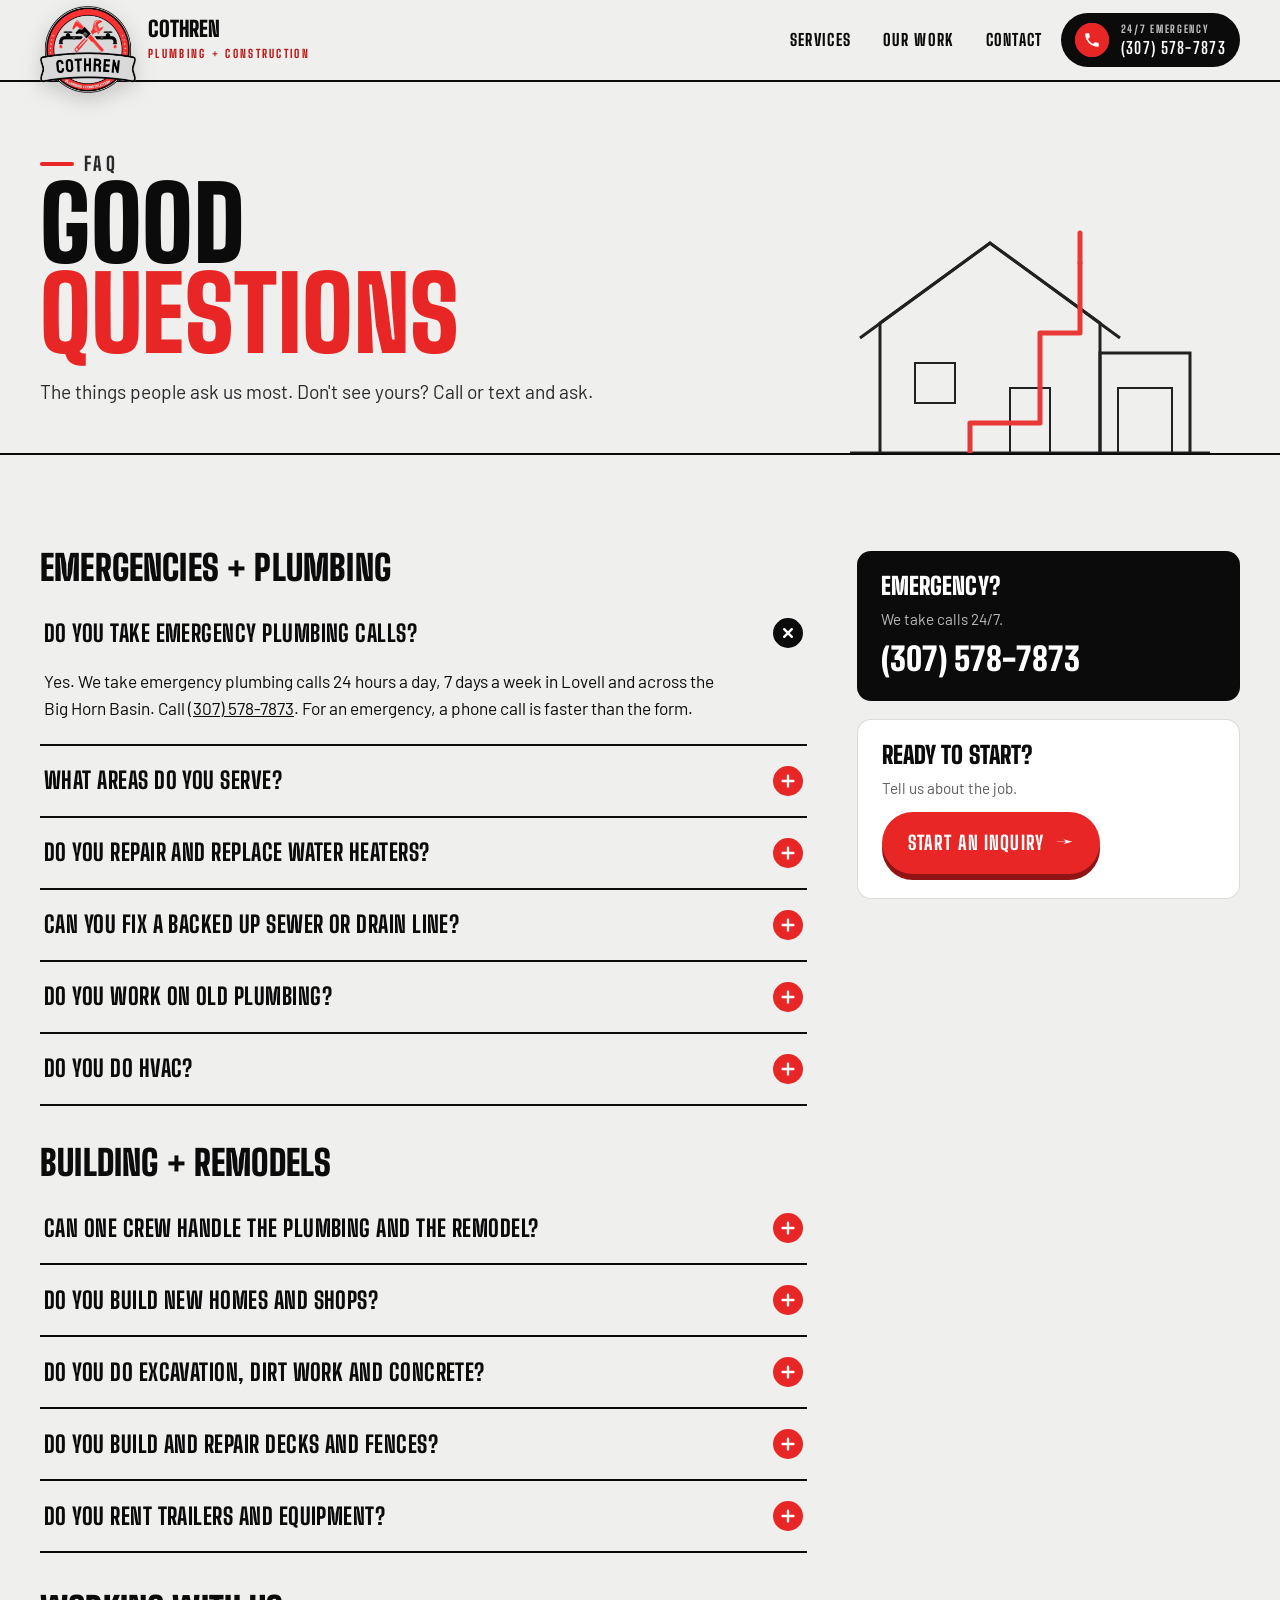
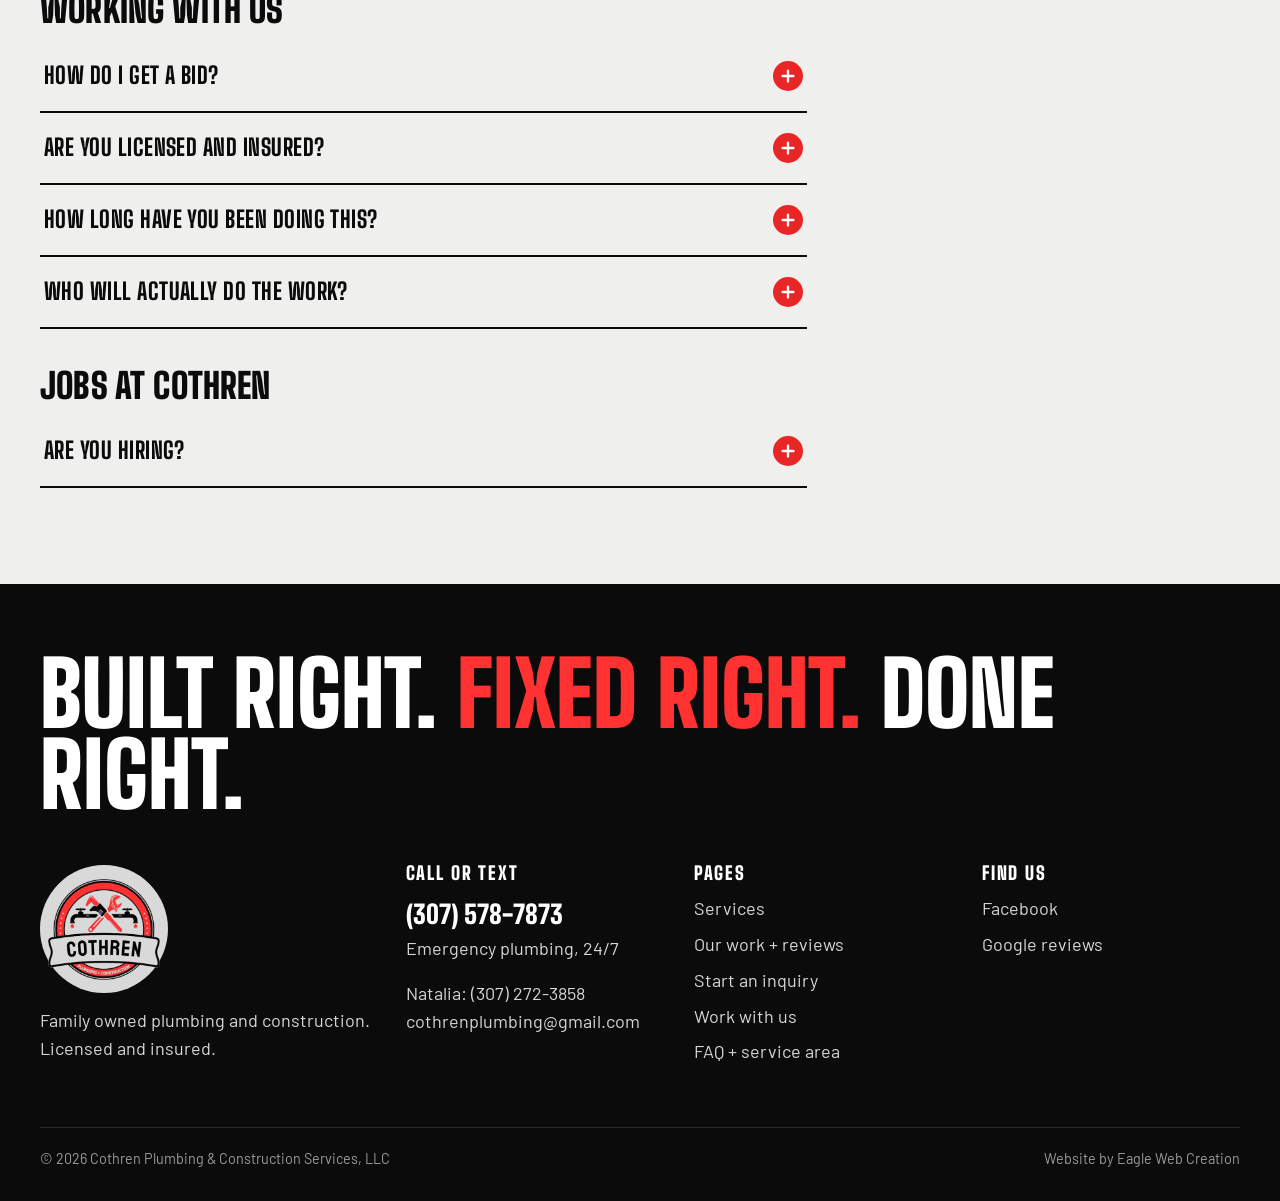
<file: faq.html>
<!doctype html>
<html lang="en">
<head>
<meta charset="utf-8">
<meta name="viewport" content="width=device-width, initial-scale=1">
<title>FAQ | Cothren Plumbing &amp; Construction</title>
<meta name="description" content="Answers about emergency plumbing, water heaters, remodels, new builds, dirt work, rentals, service area and jobs at Cothren Plumbing &amp; Construction in Lovell and the Big Horn Basin.">
<meta name="robots" content="noindex, nofollow">
<link rel="canonical" href="https://cothrenplumbingandconstruction.com/faq">
<meta name="theme-color" content="#0B0B0C">
<meta property="og:type" content="website">
<meta property="og:site_name" content="Cothren Plumbing &amp; Construction">
<meta property="og:title" content="FAQ | Cothren Plumbing &amp; Construction">
<meta property="og:description" content="Answers about emergency plumbing, water heaters, remodels, new builds, dirt work, rentals, service area and jobs at Cothren Plumbing &amp; Construction in Lovell and the Big Horn Basin.">
<meta property="og:url" content="https://cothrenplumbingandconstruction.com/faq">
<meta property="og:image" content="https://cothren.eaglewebcreation.com/images/og-cothren-v2.jpg">
<meta property="og:image:width" content="1200">
<meta property="og:image:height" content="630">
<meta property="og:image:alt" content="The Cothren Plumbing &amp; Construction badge logo beside the words Built right. Fixed right. Done right.">
<meta name="twitter:card" content="summary_large_image">
<link rel="icon" href="/favicon.ico" sizes="any">
<link rel="icon" href="/images/favicon-32.png" type="image/png" sizes="32x32">
<link rel="apple-touch-icon" href="/images/apple-touch-icon.png">
<link rel="preconnect" href="https://fonts.googleapis.com">
<link rel="preconnect" href="https://fonts.gstatic.com" crossorigin>
<link rel="stylesheet" href="https://fonts.googleapis.com/css2?family=Barlow:wght@400;600;700&family=Big+Shoulders+Display:wght@800;900&family=Caveat:wght@700&display=swap">
<link rel="stylesheet" href="/styles.css?v=3">
<script type="application/ld+json">{"@context":"https://schema.org","@type":["Plumber","GeneralContractor"],"@id":"https://cothrenplumbingandconstruction.com/#business","name":"Cothren Plumbing & Construction Services, LLC","alternateName":"Cothren Plumbing & Construction","slogan":"Built right. Fixed right. Done right.","url":"https://cothrenplumbingandconstruction.com/","logo":"https://cothrenplumbingandconstruction.com/images/icon-512.png","image":["https://cothrenplumbingandconstruction.com/images/og-cothren.jpg","https://cothrenplumbingandconstruction.com/images/work/kitchen-remodel.jpg","https://cothrenplumbingandconstruction.com/images/work/framing-log-cabin.jpg"],"telephone":"+13075787873","email":"cothrenplumbing@gmail.com","founder":[{"@type":"Person","name":"Alex Cothren"},{"@type":"Person","name":"Natalia Cothren"}],"address":{"@type":"PostalAddress","addressLocality":"Lovell","addressRegion":"WY","addressCountry":"US"},"areaServed":[{"@type":"City","name":"Lovell, Wyoming"},{"@type":"Place","name":"Big Horn Basin, Wyoming"}],"openingHoursSpecification":[{"@type":"OpeningHoursSpecification","dayOfWeek":["Monday","Tuesday","Wednesday","Thursday","Friday","Saturday","Sunday"],"opens":"00:00","closes":"23:59"}],"contactPoint":[{"@type":"ContactPoint","telephone":"+13075787873","contactType":"customer service","availableLanguage":"English"},{"@type":"ContactPoint","telephone":"+13072723858","contactType":"employment inquiries"}],"knowsAbout":["Plumbing","HVAC","Remodeling","New construction","Excavation","Concrete","Irrigation"],"hasOfferCatalog":{"@type":"OfferCatalog","name":"Plumbing and construction services","itemListElement":[{"@type":"Offer","itemOffered":{"@type":"Service","name":"Emergency plumbing"}},{"@type":"Offer","itemOffered":{"@type":"Service","name":"Plumbing repair"}},{"@type":"Offer","itemOffered":{"@type":"Service","name":"Water heater repair and replacement"}},{"@type":"Offer","itemOffered":{"@type":"Service","name":"Sewer and drain lines"}},{"@type":"Offer","itemOffered":{"@type":"Service","name":"HVAC"}},{"@type":"Offer","itemOffered":{"@type":"Service","name":"Full and partial remodels"}},{"@type":"Offer","itemOffered":{"@type":"Service","name":"Bathroom remodels"}},{"@type":"Offer","itemOffered":{"@type":"Service","name":"Flooring"}},{"@type":"Offer","itemOffered":{"@type":"Service","name":"Framing"}},{"@type":"Offer","itemOffered":{"@type":"Service","name":"Drywall"}},{"@type":"Offer","itemOffered":{"@type":"Service","name":"Painting"}},{"@type":"Offer","itemOffered":{"@type":"Service","name":"Window installation"}},{"@type":"Offer","itemOffered":{"@type":"Service","name":"New construction homes"}},{"@type":"Offer","itemOffered":{"@type":"Service","name":"New construction shops"}},{"@type":"Offer","itemOffered":{"@type":"Service","name":"Shed and garage builds"}},{"@type":"Offer","itemOffered":{"@type":"Service","name":"Deck and fence building and repair"}},{"@type":"Offer","itemOffered":{"@type":"Service","name":"Excavation"}},{"@type":"Offer","itemOffered":{"@type":"Service","name":"Dirt work"}},{"@type":"Offer","itemOffered":{"@type":"Service","name":"Concrete"}},{"@type":"Offer","itemOffered":{"@type":"Service","name":"Irrigation, pump and sprinkler installation and repair"}},{"@type":"Offer","itemOffered":{"@type":"Service","name":"Custom landscaping"}},{"@type":"Offer","itemOffered":{"@type":"Service","name":"Trailer and equipment rentals"}}]},"sameAs":["https://www.facebook.com/profile.php?id=100093458192130","https://maps.google.com/?cid=2428096100766820011"]}</script>
<script type="application/ld+json">{"@context":"https://schema.org","@type":"BreadcrumbList","itemListElement":[{"@type":"ListItem","position":1,"name":"Home","item":"https://cothrenplumbingandconstruction.com/"},{"@type":"ListItem","position":2,"name":"FAQ","item":"https://cothrenplumbingandconstruction.com/faq"}]}</script>
<script type="application/ld+json">{"@context":"https://schema.org","@type":"FAQPage","mainEntity":[{"@type":"Question","name":"Do you take emergency plumbing calls?","acceptedAnswer":{"@type":"Answer","text":"Yes. We take emergency plumbing calls 24 hours a day, 7 days a week in Lovell and across the Big Horn Basin. Call (307) 578-7873. For an emergency, a phone call is faster than the form."}},{"@type":"Question","name":"What areas do you serve?","acceptedAnswer":{"@type":"Answer","text":"We're based in Lovell, Wyoming and work across the Big Horn Basin. If you're not sure we come out your way, give us a call and ask."}},{"@type":"Question","name":"Do you repair and replace water heaters?","acceptedAnswer":{"@type":"Answer","text":"Yes. We repair water heaters and replace them when it's time, including jobs that mean crawling under the house."}},{"@type":"Question","name":"Can you fix a backed up sewer or drain line?","acceptedAnswer":{"@type":"Answer","text":"Yes. We clear and repair sewer and drain lines, and we make sure everything is working before we leave."}},{"@type":"Question","name":"Do you work on old plumbing?","acceptedAnswer":{"@type":"Answer","text":"Yes. Updating and rerouting plumbing in older homes is a big part of what we do, often as part of a bathroom or kitchen remodel."}},{"@type":"Question","name":"Do you do HVAC?","acceptedAnswer":{"@type":"Answer","text":"Yes, heating and cooling work is on our list. Tell us what you've got going on and we'll let you know how we can help."}},{"@type":"Question","name":"Can one crew handle the plumbing and the remodel?","acceptedAnswer":{"@type":"Answer","text":"Yes, that's the point of having both trades under one roof. On a bathroom remodel, for example, the same crew does the framing, the plumbing and the finish work."}},{"@type":"Question","name":"Do you build new homes and shops?","acceptedAnswer":{"@type":"Answer","text":"Yes. We build new homes, new shops, sheds and garages around Lovell and the Big Horn Basin, and we can plumb them too."}},{"@type":"Question","name":"Do you do excavation, dirt work and concrete?","acceptedAnswer":{"@type":"Answer","text":"Yes. We do excavation, dirt work and concrete, plus irrigation, pumps, sprinklers and custom landscaping."}},{"@type":"Question","name":"Do you build and repair decks and fences?","acceptedAnswer":{"@type":"Answer","text":"Yes, both new builds and repairs."}},{"@type":"Question","name":"Do you rent trailers and equipment?","acceptedAnswer":{"@type":"Answer","text":"Yes. We rent trailers and equipment by the day or the week, with easy pickup and drop-off. Ask us about rates."}},{"@type":"Question","name":"How do I get a bid?","acceptedAnswer":{"@type":"Answer","text":"Call, text or send an inquiry from our contact page. Alex will look at the job and give you a bid and a time frame before any work starts."}},{"@type":"Question","name":"Are you licensed and insured?","acceptedAnswer":{"@type":"Answer","text":"Yes. Cothren Plumbing & Construction Services, LLC is licensed and insured."}},{"@type":"Question","name":"How long have you been doing this?","acceptedAnswer":{"@type":"Answer","text":"Alex has more than 13 years of experience in plumbing and construction."}},{"@type":"Question","name":"Who will actually do the work?","acceptedAnswer":{"@type":"Answer","text":"Alex is on the job himself, along with his crew. Cothren is a family business owned by Alex and Natalia Cothren."}},{"@type":"Question","name":"Are you hiring?","acceptedAnswer":{"@type":"Answer","text":"We're always glad to hear from good workers. Send an inquiry from the Work with us form, or call or text Natalia at (307) 272-3858 for a paper or email application."}}]}</script>
</head>
<body>
<a class="skip" href="#main">Skip to content</a>
<header class="top">
  <div class="wrap">
    <a class="brand" href="/" aria-label="Cothren Plumbing &amp; Construction home">
      <img src="/images/logo-badge-360.png" alt="" width="360" height="325">
      <span class="name">Cothren<small>Plumbing + Construction</small></span>
    </a>
    <button class="menu-btn" type="button" aria-expanded="false" aria-controls="nav" aria-label="Menu"><span></span><span></span><span></span></button>
    <nav class="nav" id="nav" aria-label="Main">
      <a href="/services">Services</a>
      <a href="/work">Our Work</a>
      <a href="/contact">Contact</a>
      <a class="call-pill" href="tel:+13075787873"><span class="dot"><svg viewBox="0 0 24 24" width="18" height="18" aria-hidden="true"><path fill="currentColor" d="M6.6 10.8a15.1 15.1 0 0 0 6.6 6.6l2.2-2.2a1 1 0 0 1 1-.25 11.4 11.4 0 0 0 3.6.57 1 1 0 0 1 1 1V20a1 1 0 0 1-1 1A17 17 0 0 1 3 4a1 1 0 0 1 1-1h3.5a1 1 0 0 1 1 1c0 1.25.2 2.45.57 3.57a1 1 0 0 1-.25 1z"/></svg></span><span><small>24/7 emergency</small><b>(307) 578-7873</b></span></a>
    </nav>
  </div>
</header>
<main id="main">
<section class="page-head">
  <div class="wrap">
    <p class="kicker">FAQ</p>
    <h1>Good<br><em>questions</em></h1>
    <p>The things people ask us most. Don't see yours? Call or text and ask.</p>
  </div>
  <svg class="mini-house" viewBox="0 0 420 260" fill="none" aria-hidden="true">
  <path d="M30 250h360" stroke="#0B0B0C" stroke-width="3"/>
  <path d="M60 250V120l110-80 110 80v130" stroke="#0B0B0C" stroke-width="3"/>
  <path d="M280 250V150h90v100" stroke="#0B0B0C" stroke-width="3"/>
  <path d="M40 135l130-95 130 95" stroke="#0B0B0C" stroke-width="3"/>
  <rect x="95" y="160" width="40" height="40" stroke="#0B0B0C" stroke-width="2"/>
  <rect x="190" y="185" width="40" height="65" stroke="#0B0B0C" stroke-width="2"/>
  <rect x="298" y="185" width="54" height="65" stroke="#0B0B0C" stroke-width="2"/>
  <path d="M150 250v-30h70v-90h40V60" stroke="#E82625" stroke-width="5" stroke-linecap="round" stroke-linejoin="round"/>
  <line x1="260" y1="60" x2="260" y2="30" stroke="#E82625" stroke-width="5" stroke-linecap="round"/>
</svg>
</section>
<section class="pad">
  <div class="wrap faq-layout">
    <div><div class="faq-group"><h2>Emergencies + plumbing</h2><details open><summary>Do you take emergency plumbing calls?</summary><div class="ans"><p>Yes. We take emergency plumbing calls 24 hours a day, 7 days a week in Lovell and across the Big Horn Basin. Call <a href="tel:+13075787873">(307) 578-7873</a>. For an emergency, a phone call is faster than the form.</p></div></details><details><summary>What areas do you serve?</summary><div class="ans"><p>We're based in Lovell, Wyoming and work across the Big Horn Basin. If you're not sure we come out your way, give us a call and ask.</p></div></details><details><summary>Do you repair and replace water heaters?</summary><div class="ans"><p>Yes. We repair water heaters and replace them when it's time, including jobs that mean crawling under the house.</p></div></details><details><summary>Can you fix a backed up sewer or drain line?</summary><div class="ans"><p>Yes. We clear and repair sewer and drain lines, and we make sure everything is working before we leave.</p></div></details><details><summary>Do you work on old plumbing?</summary><div class="ans"><p>Yes. Updating and rerouting plumbing in older homes is a big part of what we do, often as part of a bathroom or kitchen remodel.</p></div></details><details><summary>Do you do HVAC?</summary><div class="ans"><p>Yes, heating and cooling work is on our list. Tell us what you've got going on and we'll let you know how we can help.</p></div></details></div><div class="faq-group"><h2>Building + remodels</h2><details><summary>Can one crew handle the plumbing and the remodel?</summary><div class="ans"><p>Yes, that's the point of having both trades under one roof. On a bathroom remodel, for example, the same crew does the framing, the plumbing and the finish work.</p></div></details><details><summary>Do you build new homes and shops?</summary><div class="ans"><p>Yes. We build new homes, new shops, sheds and garages around Lovell and the Big Horn Basin, and we can plumb them too.</p></div></details><details><summary>Do you do excavation, dirt work and concrete?</summary><div class="ans"><p>Yes. We do excavation, dirt work and concrete, plus irrigation, pumps, sprinklers and custom landscaping.</p></div></details><details><summary>Do you build and repair decks and fences?</summary><div class="ans"><p>Yes, both new builds and repairs.</p></div></details><details><summary>Do you rent trailers and equipment?</summary><div class="ans"><p>Yes. We rent trailers and equipment by the day or the week, with easy pickup and drop-off. Ask us about rates.</p></div></details></div><div class="faq-group"><h2>Working with us</h2><details><summary>How do I get a bid?</summary><div class="ans"><p>Call, text or send an inquiry from our contact page. Alex will look at the job and give you a bid and a time frame before any work starts.</p></div></details><details><summary>Are you licensed and insured?</summary><div class="ans"><p>Yes. Cothren Plumbing & Construction Services, LLC is licensed and insured.</p></div></details><details><summary>How long have you been doing this?</summary><div class="ans"><p>Alex has more than 13 years of experience in plumbing and construction.</p></div></details><details><summary>Who will actually do the work?</summary><div class="ans"><p>Alex is on the job himself, along with his crew. Cothren is a family business owned by Alex and Natalia Cothren.</p></div></details></div><div class="faq-group"><h2>Jobs at Cothren</h2><details><summary>Are you hiring?</summary><div class="ans"><p>We're always glad to hear from good workers. Send an inquiry from the <a href="/contact#jobs">Work with us</a> form, or call or text Natalia at <a href="tel:+13072723858">(307) 272-3858</a> for a paper or email application.</p></div></details></div></div>
    <aside class="faq-aside side">
      <div class="card red"><h3>Emergency?</h3><small>We take calls 24/7.</small><a class="big" href="tel:+13075787873">(307) 578-7873</a></div>
      <div class="card"><h3>Ready to start?</h3><small>Tell us about the job.</small><a class="btn" href="/contact">Start an inquiry <span class="arr" aria-hidden="true">&rarr;</span></a></div>
    </aside>
  </div>
</section>
</main>
<footer class="foot">
  <div class="wrap">
    <p class="motto-line">Built right. <span>Fixed right.</span> Done right.</p>
    <div class="cols">
      <div>
        <div class="disc"><img src="/images/logo-badge-360.png" alt="Cothren Plumbing &amp; Construction logo" width="360" height="325" loading="lazy"></div>
        <p>Family owned plumbing and construction. Licensed and insured.</p>
      </div>
      <div>
        <h4>Call or text</h4>
        <p><a class="tel" href="tel:+13075787873">(307) 578-7873</a><br>Emergency plumbing, 24/7</p>
        <p>Natalia: <a href="tel:+13072723858">(307) 272-3858</a><br><a href="mailto:cothrenplumbing@gmail.com">cothrenplumbing@gmail.com</a></p>
      </div>
      <div>
        <h4>Pages</h4>
        <ul><li><a href="/services">Services</a></li><li><a href="/work">Our work + reviews</a></li><li><a href="/contact">Start an inquiry</a></li><li><a href="/contact#jobs">Work with us</a></li><li><a href="/faq">FAQ + service area</a></li></ul>
      </div>
      <div>
        <h4>Find us</h4>
        <ul><li><a href="https://www.facebook.com/profile.php?id=100093458192130" rel="noopener" target="_blank">Facebook</a></li><li><a href="https://maps.google.com/?cid=2428096100766820011" rel="noopener" target="_blank">Google reviews</a></li></ul>
      </div>
    </div>
    <div class="legal"><span>&copy; <span data-year>2026</span> Cothren Plumbing &amp; Construction Services, LLC</span><span>Website by <a href="https://eaglewebcreation.com" rel="noopener">Eagle Web Creation</a></span></div>
  </div>
</footer>
<nav class="dock" aria-label="Quick contact"><a href="tel:+13075787873"><svg viewBox="0 0 24 24" width="18" height="18" aria-hidden="true"><path fill="currentColor" d="M6.6 10.8a15.1 15.1 0 0 0 6.6 6.6l2.2-2.2a1 1 0 0 1 1-.25 11.4 11.4 0 0 0 3.6.57 1 1 0 0 1 1 1V20a1 1 0 0 1-1 1A17 17 0 0 1 3 4a1 1 0 0 1 1-1h3.5a1 1 0 0 1 1 1c0 1.25.2 2.45.57 3.57a1 1 0 0 1-.25 1z"/></svg> Call</a><a href="/contact">Inquiry</a></nav>
<script src="/site.js?v=2" defer></script>
</body>
</html>
</file>
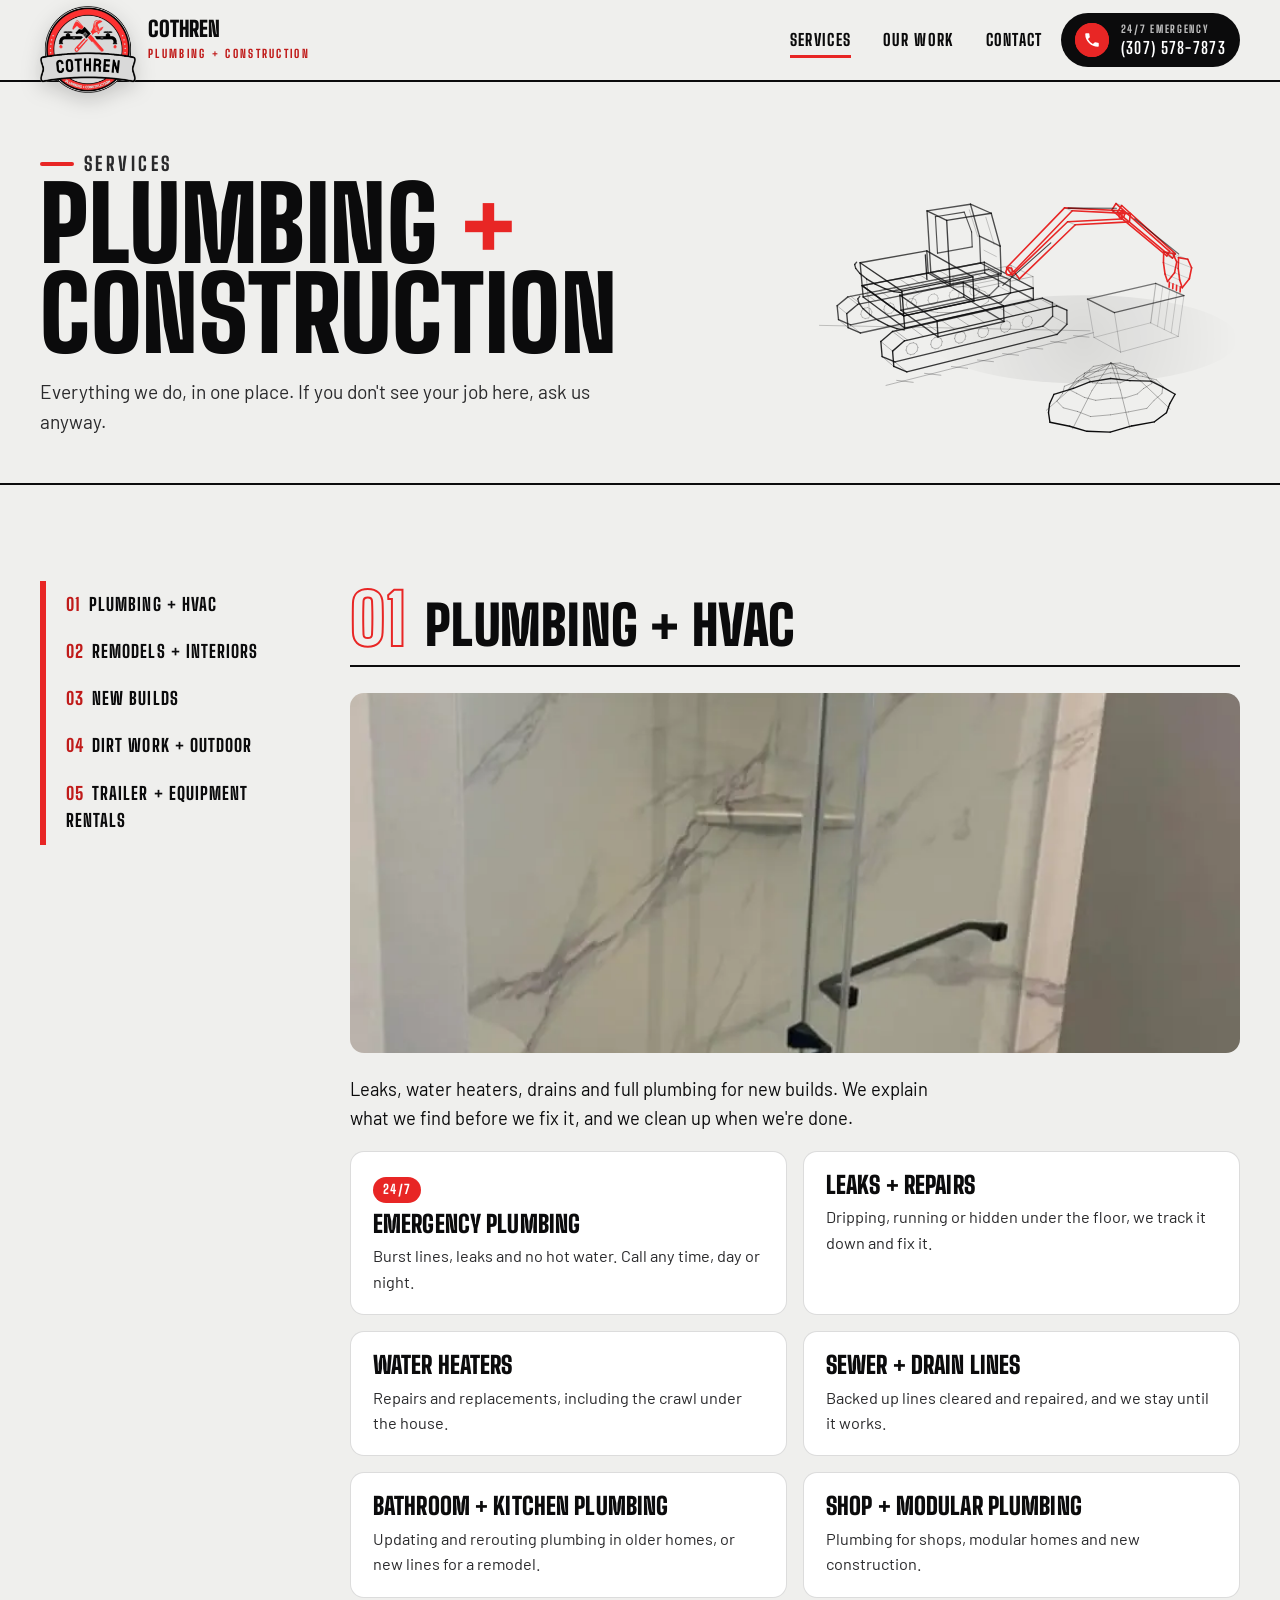
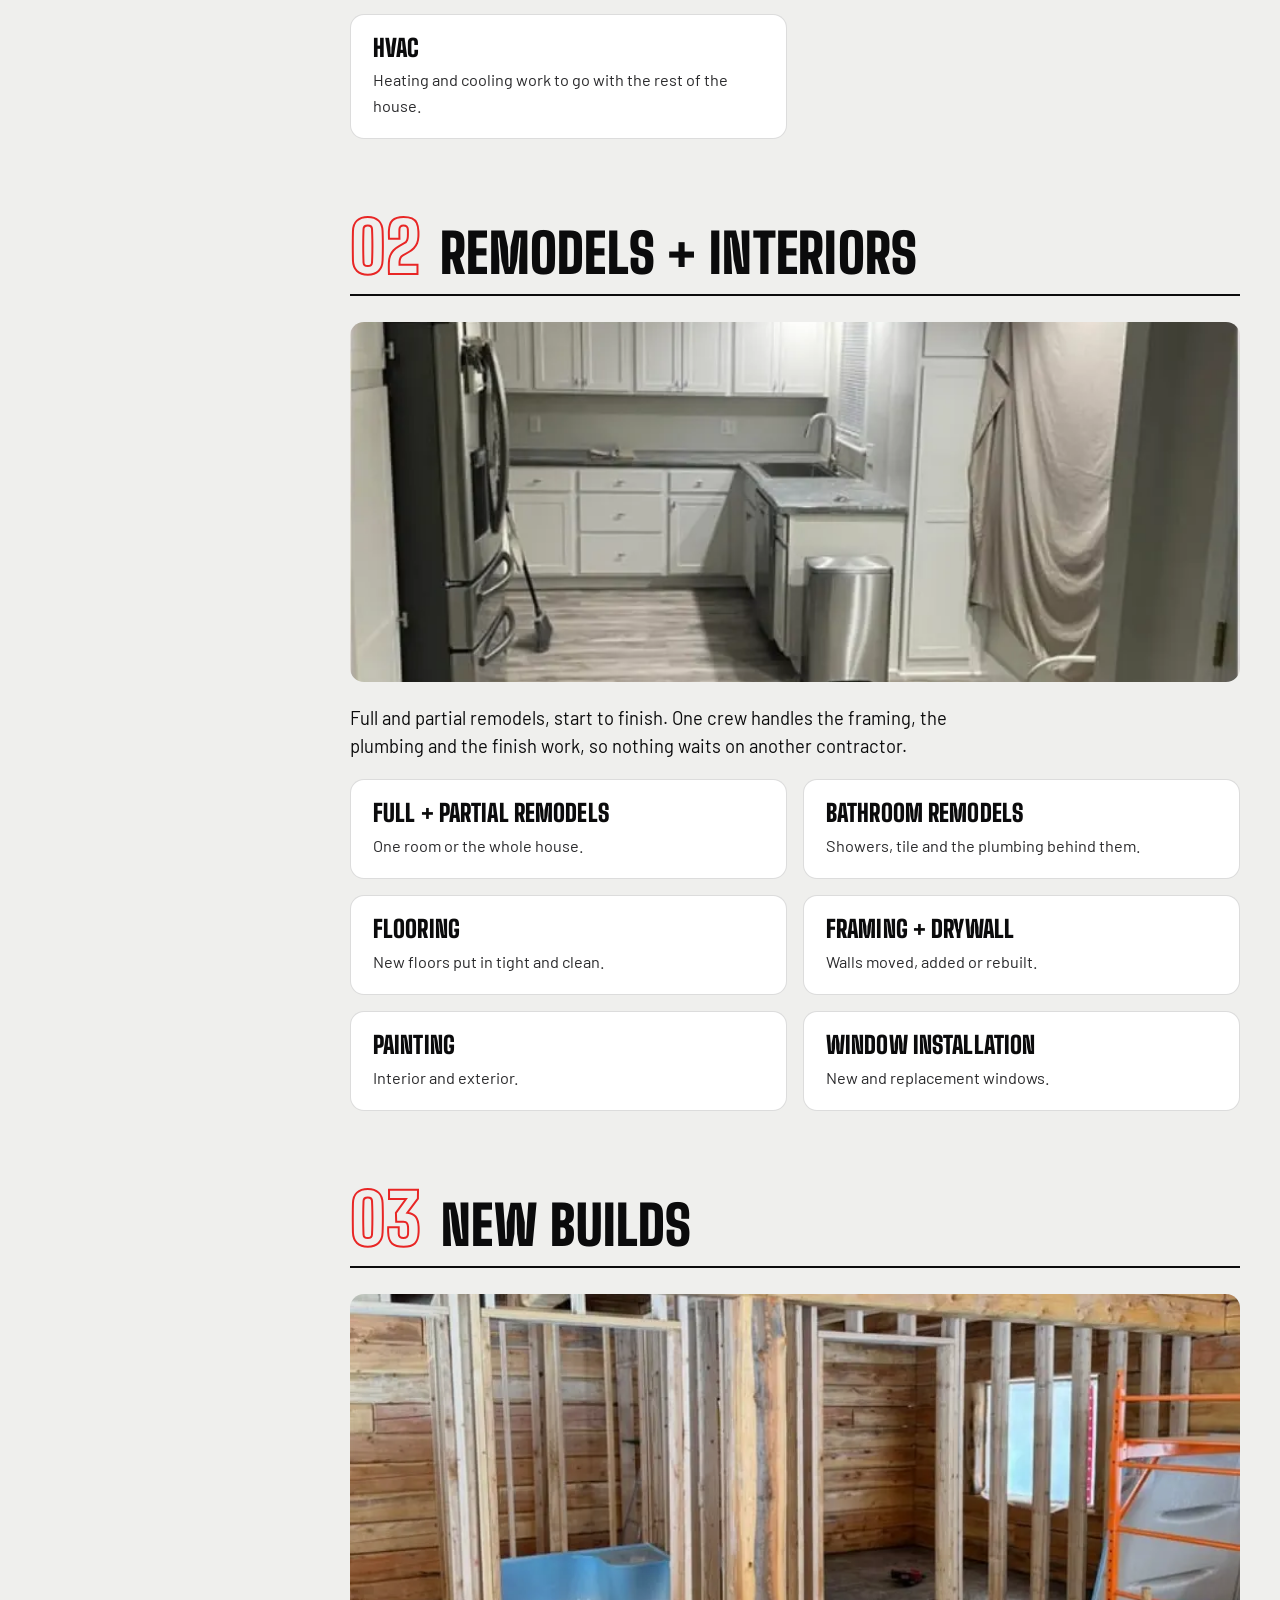
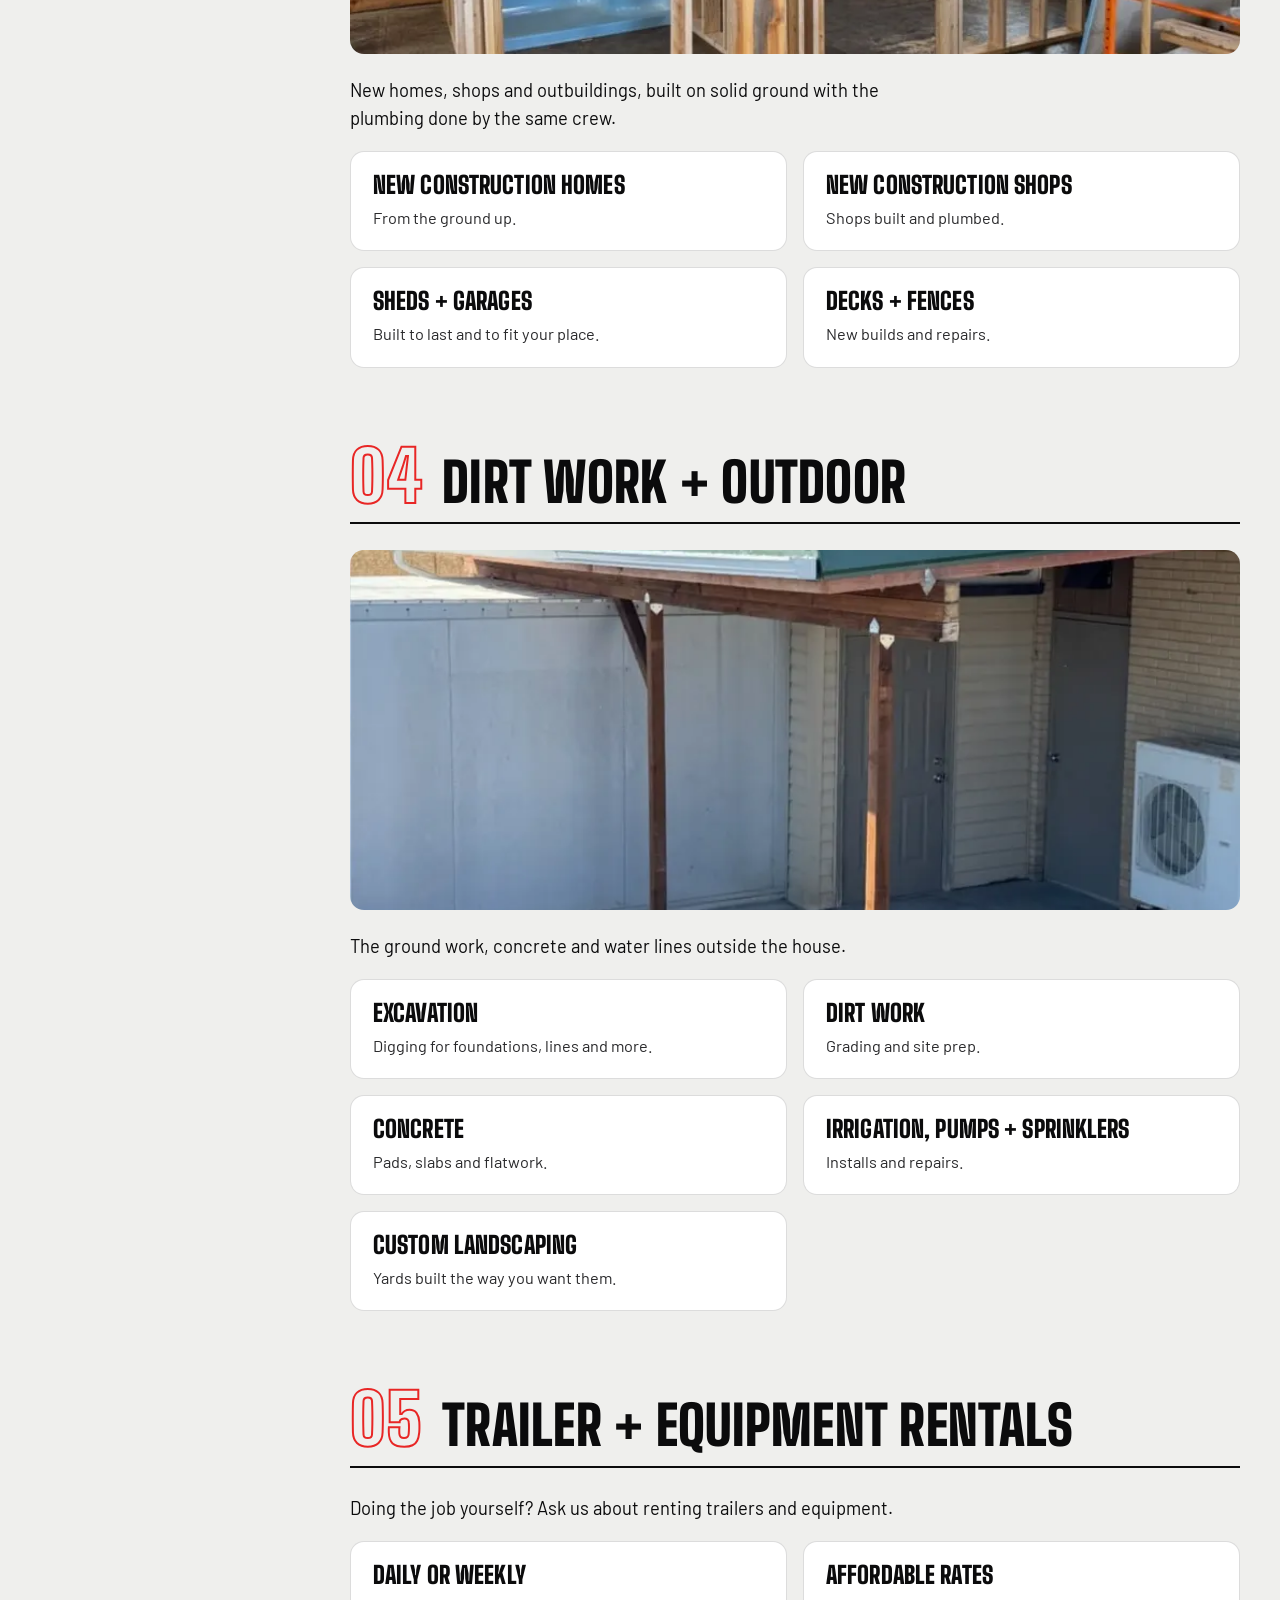
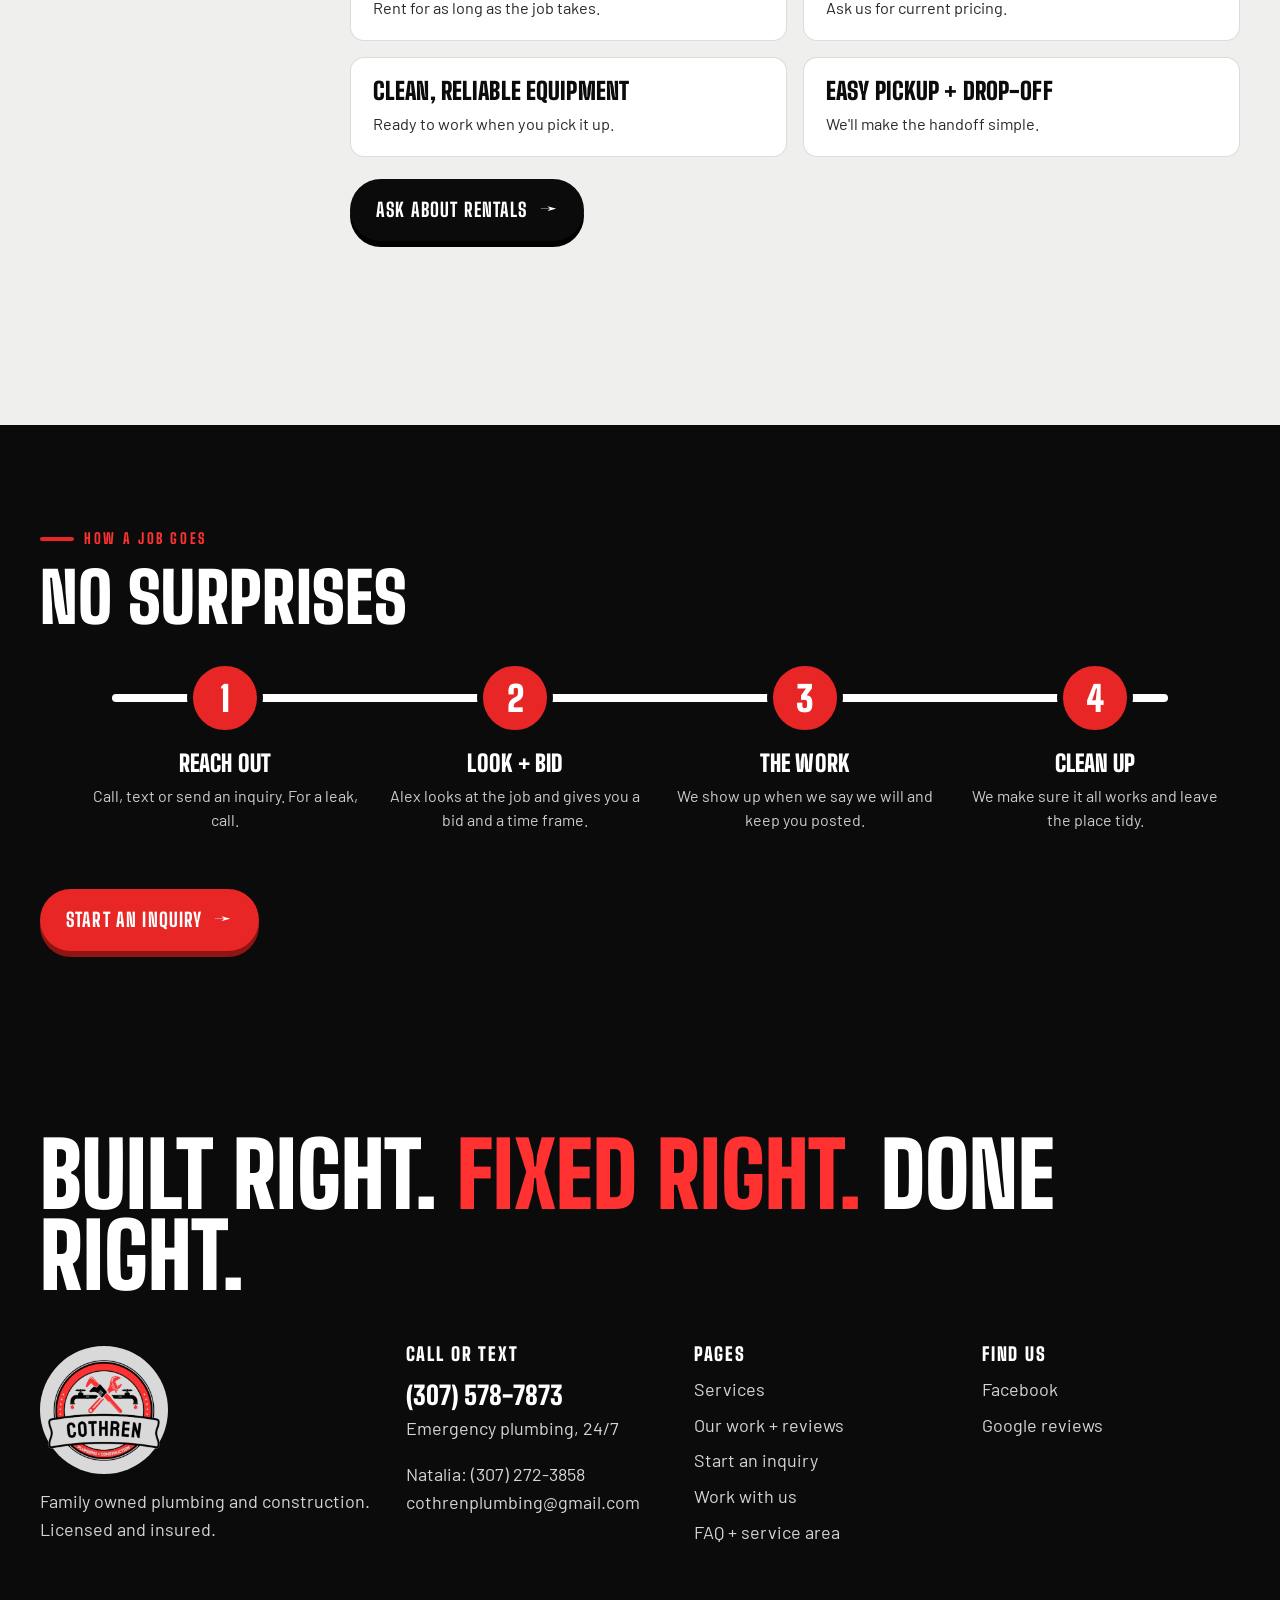
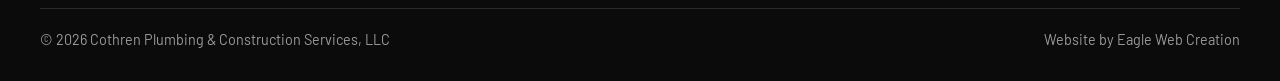
<file: services.html>
<!doctype html>
<html lang="en">
<head>
<meta charset="utf-8">
<meta name="viewport" content="width=device-width, initial-scale=1">
<title>Services: Plumbing, HVAC, Remodels, New Builds + Dirt Work | Cothren Plumbing &amp; Construction</title>
<meta name="description" content="Emergency plumbing, water heaters, sewer lines, HVAC, remodels, flooring, new homes and shops, decks, excavation, concrete, irrigation and trailer rentals.">
<meta name="robots" content="noindex, nofollow">
<link rel="canonical" href="https://cothrenplumbingandconstruction.com/services">
<meta name="theme-color" content="#0B0B0C">
<meta property="og:type" content="website">
<meta property="og:site_name" content="Cothren Plumbing &amp; Construction">
<meta property="og:title" content="Services: Plumbing, HVAC, Remodels, New Builds + Dirt Work | Cothren Plumbing &amp; Construction">
<meta property="og:description" content="Emergency plumbing, water heaters, sewer lines, HVAC, remodels, flooring, new homes and shops, decks, excavation, concrete, irrigation and trailer rentals.">
<meta property="og:url" content="https://cothrenplumbingandconstruction.com/services">
<meta property="og:image" content="https://cothren.eaglewebcreation.com/images/og-cothren-v2.jpg">
<meta property="og:image:width" content="1200">
<meta property="og:image:height" content="630">
<meta property="og:image:alt" content="The Cothren Plumbing &amp; Construction badge logo beside the words Built right. Fixed right. Done right.">
<meta name="twitter:card" content="summary_large_image">
<link rel="icon" href="/favicon.ico" sizes="any">
<link rel="icon" href="/images/favicon-32.png" type="image/png" sizes="32x32">
<link rel="apple-touch-icon" href="/images/apple-touch-icon.png">
<link rel="preconnect" href="https://fonts.googleapis.com">
<link rel="preconnect" href="https://fonts.gstatic.com" crossorigin>
<link rel="stylesheet" href="https://fonts.googleapis.com/css2?family=Barlow:wght@400;600;700&family=Big+Shoulders+Display:wght@800;900&family=Caveat:wght@700&display=swap">
<link rel="stylesheet" href="/styles.css?v=3">
<script type="application/ld+json">{"@context":"https://schema.org","@type":["Plumber","GeneralContractor"],"@id":"https://cothrenplumbingandconstruction.com/#business","name":"Cothren Plumbing & Construction Services, LLC","alternateName":"Cothren Plumbing & Construction","slogan":"Built right. Fixed right. Done right.","url":"https://cothrenplumbingandconstruction.com/","logo":"https://cothrenplumbingandconstruction.com/images/icon-512.png","image":["https://cothrenplumbingandconstruction.com/images/og-cothren.jpg","https://cothrenplumbingandconstruction.com/images/work/kitchen-remodel.jpg","https://cothrenplumbingandconstruction.com/images/work/framing-log-cabin.jpg"],"telephone":"+13075787873","email":"cothrenplumbing@gmail.com","founder":[{"@type":"Person","name":"Alex Cothren"},{"@type":"Person","name":"Natalia Cothren"}],"address":{"@type":"PostalAddress","addressLocality":"Lovell","addressRegion":"WY","addressCountry":"US"},"areaServed":[{"@type":"City","name":"Lovell, Wyoming"},{"@type":"Place","name":"Big Horn Basin, Wyoming"}],"openingHoursSpecification":[{"@type":"OpeningHoursSpecification","dayOfWeek":["Monday","Tuesday","Wednesday","Thursday","Friday","Saturday","Sunday"],"opens":"00:00","closes":"23:59"}],"contactPoint":[{"@type":"ContactPoint","telephone":"+13075787873","contactType":"customer service","availableLanguage":"English"},{"@type":"ContactPoint","telephone":"+13072723858","contactType":"employment inquiries"}],"knowsAbout":["Plumbing","HVAC","Remodeling","New construction","Excavation","Concrete","Irrigation"],"hasOfferCatalog":{"@type":"OfferCatalog","name":"Plumbing and construction services","itemListElement":[{"@type":"Offer","itemOffered":{"@type":"Service","name":"Emergency plumbing"}},{"@type":"Offer","itemOffered":{"@type":"Service","name":"Plumbing repair"}},{"@type":"Offer","itemOffered":{"@type":"Service","name":"Water heater repair and replacement"}},{"@type":"Offer","itemOffered":{"@type":"Service","name":"Sewer and drain lines"}},{"@type":"Offer","itemOffered":{"@type":"Service","name":"HVAC"}},{"@type":"Offer","itemOffered":{"@type":"Service","name":"Full and partial remodels"}},{"@type":"Offer","itemOffered":{"@type":"Service","name":"Bathroom remodels"}},{"@type":"Offer","itemOffered":{"@type":"Service","name":"Flooring"}},{"@type":"Offer","itemOffered":{"@type":"Service","name":"Framing"}},{"@type":"Offer","itemOffered":{"@type":"Service","name":"Drywall"}},{"@type":"Offer","itemOffered":{"@type":"Service","name":"Painting"}},{"@type":"Offer","itemOffered":{"@type":"Service","name":"Window installation"}},{"@type":"Offer","itemOffered":{"@type":"Service","name":"New construction homes"}},{"@type":"Offer","itemOffered":{"@type":"Service","name":"New construction shops"}},{"@type":"Offer","itemOffered":{"@type":"Service","name":"Shed and garage builds"}},{"@type":"Offer","itemOffered":{"@type":"Service","name":"Deck and fence building and repair"}},{"@type":"Offer","itemOffered":{"@type":"Service","name":"Excavation"}},{"@type":"Offer","itemOffered":{"@type":"Service","name":"Dirt work"}},{"@type":"Offer","itemOffered":{"@type":"Service","name":"Concrete"}},{"@type":"Offer","itemOffered":{"@type":"Service","name":"Irrigation, pump and sprinkler installation and repair"}},{"@type":"Offer","itemOffered":{"@type":"Service","name":"Custom landscaping"}},{"@type":"Offer","itemOffered":{"@type":"Service","name":"Trailer and equipment rentals"}}]},"sameAs":["https://www.facebook.com/profile.php?id=100093458192130","https://maps.google.com/?cid=2428096100766820011"]}</script>
<script type="application/ld+json">{"@context":"https://schema.org","@type":"BreadcrumbList","itemListElement":[{"@type":"ListItem","position":1,"name":"Home","item":"https://cothrenplumbingandconstruction.com/"},{"@type":"ListItem","position":2,"name":"Services","item":"https://cothrenplumbingandconstruction.com/services"}]}</script>
<script type="application/ld+json">{"@context":"https://schema.org","@type":"ItemList","name":"Cothren services","itemListElement":[{"@type":"ListItem","position":1,"item":{"@type":"Service","name":"Plumbing + HVAC","provider":{"@id":"https://cothrenplumbingandconstruction.com/#business"},"description":"Leaks, water heaters, drains and full plumbing for new builds. We explain what we find before we fix it, and we clean up when we're done."}},{"@type":"ListItem","position":2,"item":{"@type":"Service","name":"Remodels + interiors","provider":{"@id":"https://cothrenplumbingandconstruction.com/#business"},"description":"Full and partial remodels, start to finish. One crew handles the framing, the plumbing and the finish work, so nothing waits on another contractor."}},{"@type":"ListItem","position":3,"item":{"@type":"Service","name":"New builds","provider":{"@id":"https://cothrenplumbingandconstruction.com/#business"},"description":"New homes, shops and outbuildings, built on solid ground with the plumbing done by the same crew."}},{"@type":"ListItem","position":4,"item":{"@type":"Service","name":"Dirt work + outdoor","provider":{"@id":"https://cothrenplumbingandconstruction.com/#business"},"description":"The ground work, concrete and water lines outside the house."}},{"@type":"ListItem","position":5,"item":{"@type":"Service","name":"Trailer + equipment rentals","provider":{"@id":"https://cothrenplumbingandconstruction.com/#business"},"description":"Doing the job yourself? Ask us about renting trailers and equipment."}}]}</script>
</head>
<body>
<a class="skip" href="#main">Skip to content</a>
<header class="top">
  <div class="wrap">
    <a class="brand" href="/" aria-label="Cothren Plumbing &amp; Construction home">
      <img src="/images/logo-badge-360.png" alt="" width="360" height="325">
      <span class="name">Cothren<small>Plumbing + Construction</small></span>
    </a>
    <button class="menu-btn" type="button" aria-expanded="false" aria-controls="nav" aria-label="Menu"><span></span><span></span><span></span></button>
    <nav class="nav" id="nav" aria-label="Main">
      <a href="/services" aria-current="page">Services</a>
      <a href="/work">Our Work</a>
      <a href="/contact">Contact</a>
      <a class="call-pill" href="tel:+13075787873"><span class="dot"><svg viewBox="0 0 24 24" width="18" height="18" aria-hidden="true"><path fill="currentColor" d="M6.6 10.8a15.1 15.1 0 0 0 6.6 6.6l2.2-2.2a1 1 0 0 1 1-.25 11.4 11.4 0 0 0 3.6.57 1 1 0 0 1 1 1V20a1 1 0 0 1-1 1A17 17 0 0 1 3 4a1 1 0 0 1 1-1h3.5a1 1 0 0 1 1 1c0 1.25.2 2.45.57 3.57a1 1 0 0 1-.25 1z"/></svg></span><span><small>24/7 emergency</small><b>(307) 578-7873</b></span></a>
    </nav>
  </div>
</header>
<main id="main">
<section class="page-head">
  <div class="wrap">
    <p class="kicker">Services</p>
    <h1>Plumbing <em>+</em><br>construction</h1>
    <p>Everything we do, in one place. If you don't see your job here, ask us anyway.</p>
  </div>
  <div class="ph-art" role="img" aria-label="A 3D blueprint drawing of an excavator digging a trench and dumping the dirt on a pile">
    <canvas data-scene="dig" aria-hidden="true"></canvas>
    <div class="note r red" data-at="trench" aria-hidden="true"><i></i><span>excavation</span></div>
    <div class="note b" data-at="pile" aria-hidden="true"><i></i><span>dirt work</span></div>
  </div>
</section>
<div class="wrap pad">
  <div class="svc-layout">
    <aside class="index" aria-label="Service groups"><ol><span class="level" aria-hidden="true"></span><li><a href="#plumbing"><span>01</span>Plumbing + HVAC</a></li><li><a href="#remodels"><span>02</span>Remodels + interiors</a></li><li><a href="#builds"><span>03</span>New builds</a></li><li><a href="#dirt"><span>04</span>Dirt work + outdoor</a></li><li><a href="#rentals"><span>05</span>Trailer + equipment rentals</a></li></ol></aside>
    <div><section class="group" id="plumbing" aria-labelledby="plumbing-h">
        <div class="group-top"><span class="no" aria-hidden="true">01</span><h2 id="plumbing-h">Plumbing + HVAC</h2></div>
        <picture><source srcset="/images/work/shower-glass-door.webp" type="image/webp"><img src="/images/work/shower-glass-door.jpg" alt="A walk-in shower Cothren plumbed and finished" width="805" height="765" class="photo" loading="lazy" decoding="async"></picture><p>Leaks, water heaters, drains and full plumbing for new builds. We explain what we find before we fix it, and we clean up when we're done.</p>
        <div class="svc-grid"><div class="svc"><span class=em>24/7</span><h3>Emergency plumbing</h3><p>Burst lines, leaks and no hot water. Call any time, day or night.</p></div><div class="svc"><h3>Leaks + repairs</h3><p>Dripping, running or hidden under the floor, we track it down and fix it.</p></div><div class="svc"><h3>Water heaters</h3><p>Repairs and replacements, including the crawl under the house.</p></div><div class="svc"><h3>Sewer + drain lines</h3><p>Backed up lines cleared and repaired, and we stay until it works.</p></div><div class="svc"><h3>Bathroom + kitchen plumbing</h3><p>Updating and rerouting plumbing in older homes, or new lines for a remodel.</p></div><div class="svc"><h3>Shop + modular plumbing</h3><p>Plumbing for shops, modular homes and new construction.</p></div><div class="svc"><h3>HVAC</h3><p>Heating and cooling work to go with the rest of the house.</p></div></div>
      </section><section class="group" id="remodels" aria-labelledby="remodels-h">
        <div class="group-top"><span class="no" aria-hidden="true">02</span><h2 id="remodels-h">Remodels + interiors</h2></div>
        <picture><source srcset="/images/work/kitchen-remodel.webp" type="image/webp"><img src="/images/work/kitchen-remodel.jpg" alt="A remodeled kitchen with new cabinets" width="783" height="857" class="photo" loading="lazy" decoding="async"></picture><p>Full and partial remodels, start to finish. One crew handles the framing, the plumbing and the finish work, so nothing waits on another contractor.</p>
        <div class="svc-grid"><div class="svc"><h3>Full + partial remodels</h3><p>One room or the whole house.</p></div><div class="svc"><h3>Bathroom remodels</h3><p>Showers, tile and the plumbing behind them.</p></div><div class="svc"><h3>Flooring</h3><p>New floors put in tight and clean.</p></div><div class="svc"><h3>Framing + drywall</h3><p>Walls moved, added or rebuilt.</p></div><div class="svc"><h3>Painting</h3><p>Interior and exterior.</p></div><div class="svc"><h3>Window installation</h3><p>New and replacement windows.</p></div></div>
      </section><section class="group" id="builds" aria-labelledby="builds-h">
        <div class="group-top"><span class="no" aria-hidden="true">03</span><h2 id="builds-h">New builds</h2></div>
        <picture><source srcset="/images/work/framing-log-cabin.webp" type="image/webp"><img src="/images/work/framing-log-cabin.jpg" alt="A log home being framed" width="902" height="772" class="photo" loading="lazy" decoding="async"></picture><p>New homes, shops and outbuildings, built on solid ground with the plumbing done by the same crew.</p>
        <div class="svc-grid"><div class="svc"><h3>New construction homes</h3><p>From the ground up.</p></div><div class="svc"><h3>New construction shops</h3><p>Shops built and plumbed.</p></div><div class="svc"><h3>Sheds + garages</h3><p>Built to last and to fit your place.</p></div><div class="svc"><h3>Decks + fences</h3><p>New builds and repairs.</p></div></div>
      </section><section class="group" id="dirt" aria-labelledby="dirt-h">
        <div class="group-top"><span class="no" aria-hidden="true">04</span><h2 id="dirt-h">Dirt work + outdoor</h2></div>
        <picture><source srcset="/images/work/covered-patio.webp" type="image/webp"><img src="/images/work/covered-patio.jpg" alt="A covered patio built by Cothren" width="828" height="772" class="photo" loading="lazy" decoding="async"></picture><p>The ground work, concrete and water lines outside the house.</p>
        <div class="svc-grid"><div class="svc"><h3>Excavation</h3><p>Digging for foundations, lines and more.</p></div><div class="svc"><h3>Dirt work</h3><p>Grading and site prep.</p></div><div class="svc"><h3>Concrete</h3><p>Pads, slabs and flatwork.</p></div><div class="svc"><h3>Irrigation, pumps + sprinklers</h3><p>Installs and repairs.</p></div><div class="svc"><h3>Custom landscaping</h3><p>Yards built the way you want them.</p></div></div>
      </section><section class="group" id="rentals" aria-labelledby="rentals-h">
        <div class="group-top"><span class="no" aria-hidden="true">05</span><h2 id="rentals-h">Trailer + equipment rentals</h2></div>
        <p>Doing the job yourself? Ask us about renting trailers and equipment.</p>
        <div class="svc-grid"><div class="svc"><h3>Daily or weekly</h3><p>Rent for as long as the job takes.</p></div><div class="svc"><h3>Affordable rates</h3><p>Ask us for current pricing.</p></div><div class="svc"><h3>Clean, reliable equipment</h3><p>Ready to work when you pick it up.</p></div><div class="svc"><h3>Easy pickup + drop-off</h3><p>We'll make the handoff simple.</p></div></div><p style="margin-top:22px"><a class="btn dark" href="/contact?need=rentals">Ask about rentals <span class="arr" aria-hidden="true">&rarr;</span></a></p>
      </section></div>
  </div>
</div>
<section class="dark pad on-dark" aria-labelledby="how-h">
  <div class="wrap">
    <p class="kicker">How a job goes</p>
    <h2 id="how-h">No surprises</h2>
    <ol class="steps">
      <li><h3>Reach out</h3><p>Call, text or send an inquiry. For a leak, call.</p></li>
      <li><h3>Look + bid</h3><p>Alex looks at the job and gives you a bid and a time frame.</p></li>
      <li><h3>The work</h3><p>We show up when we say we will and keep you posted.</p></li>
      <li><h3>Clean up</h3><p>We make sure it all works and leave the place tidy.</p></li>
    </ol>
    <p style="margin-top:40px"><a class="btn" href="/contact">Start an inquiry <span class="arr" aria-hidden="true">&rarr;</span></a></p>
  </div>
</section>
</main>
<footer class="foot">
  <div class="wrap">
    <p class="motto-line">Built right. <span>Fixed right.</span> Done right.</p>
    <div class="cols">
      <div>
        <div class="disc"><img src="/images/logo-badge-360.png" alt="Cothren Plumbing &amp; Construction logo" width="360" height="325" loading="lazy"></div>
        <p>Family owned plumbing and construction. Licensed and insured.</p>
      </div>
      <div>
        <h4>Call or text</h4>
        <p><a class="tel" href="tel:+13075787873">(307) 578-7873</a><br>Emergency plumbing, 24/7</p>
        <p>Natalia: <a href="tel:+13072723858">(307) 272-3858</a><br><a href="mailto:cothrenplumbing@gmail.com">cothrenplumbing@gmail.com</a></p>
      </div>
      <div>
        <h4>Pages</h4>
        <ul><li><a href="/services">Services</a></li><li><a href="/work">Our work + reviews</a></li><li><a href="/contact">Start an inquiry</a></li><li><a href="/contact#jobs">Work with us</a></li><li><a href="/faq">FAQ + service area</a></li></ul>
      </div>
      <div>
        <h4>Find us</h4>
        <ul><li><a href="https://www.facebook.com/profile.php?id=100093458192130" rel="noopener" target="_blank">Facebook</a></li><li><a href="https://maps.google.com/?cid=2428096100766820011" rel="noopener" target="_blank">Google reviews</a></li></ul>
      </div>
    </div>
    <div class="legal"><span>&copy; <span data-year>2026</span> Cothren Plumbing &amp; Construction Services, LLC</span><span>Website by <a href="https://eaglewebcreation.com" rel="noopener">Eagle Web Creation</a></span></div>
  </div>
</footer>
<nav class="dock" aria-label="Quick contact"><a href="tel:+13075787873"><svg viewBox="0 0 24 24" width="18" height="18" aria-hidden="true"><path fill="currentColor" d="M6.6 10.8a15.1 15.1 0 0 0 6.6 6.6l2.2-2.2a1 1 0 0 1 1-.25 11.4 11.4 0 0 0 3.6.57 1 1 0 0 1 1 1V20a1 1 0 0 1-1 1A17 17 0 0 1 3 4a1 1 0 0 1 1-1h3.5a1 1 0 0 1 1 1c0 1.25.2 2.45.57 3.57a1 1 0 0 1-.25 1z"/></svg> Call</a><a href="/contact">Inquiry</a></nav>
<script src="/site.js?v=2" defer></script>
<script src="/scene3d.js?v=3" defer></script>
</body>
</html>
</file>
<file: styles.css>
/* Cothren Plumbing & Construction — site styles
   Palette from their badge logo: red, black, white and the light shop grey. */
:root {
  --red: #E82625;        /* badge red, slightly deepened for text on light */
  --red-bright: #FF3231; /* badge red as drawn */
  --red-ink: #C01B1A;    /* small red text on white */
  --ink: #0B0B0C;
  --ink-2: #2A2A2C;
  --grey: #D9D9D9;       /* their site grey */
  --paper: #EFEFED;
  --white: #FFFFFF;
  --muted: #5C5C60;
  --line: rgba(11, 11, 12, .14);
  --display: "Big Shoulders Display", "Oswald", "Arial Narrow", sans-serif;
  --body: "Barlow", "Segoe UI", Arial, sans-serif;
  --hand: "Caveat", "Comic Sans MS", cursive;
  --wrap: 1200px;
  --radius: 14px;
}
*, *::before, *::after { box-sizing: border-box; }
html { -webkit-text-size-adjust: 100%; scroll-behavior: smooth; }
@media (prefers-reduced-motion: reduce) { html { scroll-behavior: auto; } *, *::before, *::after { animation-duration: .001ms !important; animation-iteration-count: 1 !important; transition-duration: .001ms !important; } }
body { margin: 0; font-family: var(--body); font-size: 18px; line-height: 1.55; color: var(--ink); background: var(--paper); }
img { max-width: 100%; height: auto; display: block; }
a { color: inherit; }
p { margin: 0 0 1em; }
h1, h2, h3, h4 { font-family: var(--display); font-weight: 900; line-height: .95; margin: 0 0 .4em; letter-spacing: .005em; text-transform: uppercase; }
h2 { font-size: clamp(2.4rem, 5.4vw, 4.4rem); }
h3 { font-size: 1.7rem; }
.wrap { width: min(var(--wrap), 100% - 32px); margin-inline: auto; }
.skip { position: absolute; left: -999px; top: 8px; background: var(--ink); color: #fff; padding: 10px 14px; z-index: 100; }
.skip:focus { left: 8px; }
:focus-visible { outline: 3px solid var(--red); outline-offset: 3px; }
.sr { position: absolute; width: 1px; height: 1px; overflow: hidden; clip: rect(0 0 0 0); white-space: nowrap; }
.hand { font-family: var(--hand); font-weight: 700; text-transform: none; letter-spacing: 0; }
.kicker { font-family: var(--display); font-weight: 800; text-transform: uppercase; letter-spacing: .18em; font-size: .92rem; color: var(--red-ink); display: inline-flex; align-items: center; gap: 10px; margin: 0 0 14px; }
.kicker::before { content: ""; width: 34px; height: 4px; border-radius: 4px; background: var(--red); }
.on-dark .kicker { color: var(--red-bright); }

/* ---------- buttons ---------- */
.btn { --bg: var(--red); --fg: #fff; display: inline-flex; align-items: center; gap: 12px; padding: 16px 26px; border-radius: 999px; background: var(--bg); color: var(--fg); font-family: var(--display); font-weight: 800; font-size: 1.2rem; letter-spacing: .06em; text-transform: uppercase; text-decoration: none; border: 0; cursor: pointer; position: relative; overflow: hidden; transition: transform .2s ease, box-shadow .2s ease; box-shadow: 0 6px 0 #8f1413; }
.btn:hover { transform: translateY(-2px); box-shadow: 0 8px 0 #8f1413; }
.btn:active { transform: translateY(4px); box-shadow: 0 2px 0 #8f1413; }
.btn .arr { transition: transform .2s ease; }
.btn:hover .arr { transform: translateX(4px); }
.btn.dark { --bg: var(--ink); box-shadow: 0 6px 0 #000; }
.btn.light { --bg: #fff; --fg: var(--ink); box-shadow: 0 6px 0 var(--grey); }
.textlink { font-family: var(--display); font-weight: 800; text-transform: uppercase; letter-spacing: .08em; text-decoration: none; border-bottom: 3px solid var(--red); padding-bottom: 2px; }
.textlink:hover { color: var(--red-ink); }

/* ---------- header: the badge hangs below the bar like a tag ---------- */
.top { position: sticky; top: 0; z-index: 40; background: rgba(239, 239, 237, .92); backdrop-filter: saturate(1.4) blur(8px); -webkit-backdrop-filter: saturate(1.4) blur(8px); border-bottom: 2px solid var(--ink); }
.top .wrap { display: flex; align-items: center; gap: 28px; height: 80px; }
.brand { display: flex; align-items: center; gap: 12px; text-decoration: none; flex: 0 0 auto; align-self: flex-start; }
.brand img { width: 96px; height: auto; margin-top: 6px; filter: drop-shadow(0 6px 10px rgba(0,0,0,.18)); transition: transform .3s ease; }
.brand:hover img { transform: rotate(-6deg); }
.brand .name { align-self: flex-start; font-family: var(--display); font-weight: 900; text-transform: uppercase; line-height: 1; font-size: 1.35rem; margin-top: 19px; }
.brand .name small { display: block; font-size: .72rem; line-height: 1.2; letter-spacing: .2em; color: var(--red-ink); font-weight: 800; margin-top: 6px; }
.nav { margin-left: auto; display: flex; align-items: center; gap: 4px; }
.nav a { font-family: var(--display); font-weight: 800; text-transform: uppercase; letter-spacing: .08em; text-decoration: none; font-size: 1.02rem; padding: 10px 14px; border-radius: 999px; position: relative; }
.nav a::after { content: ""; position: absolute; left: 14px; right: 14px; bottom: 5px; height: 3px; background: var(--red); transform: scaleX(0); transform-origin: left; transition: transform .25s ease; }
.nav a:hover::after, .nav a[aria-current="page"]::after { transform: scaleX(1); }
.call-pill { display: inline-flex; align-items: center; gap: 12px; background: var(--ink); color: #fff; text-decoration: none; padding: 9px 20px 9px 9px; border-radius: 999px; font-family: var(--display); font-weight: 800; letter-spacing: .05em; font-size: 1.05rem; white-space: nowrap; }
.call-pill .dot { width: 34px; height: 34px; border-radius: 50%; background: var(--red); display: grid; place-items: center; position: relative; }
.call-pill .dot::after { content: ""; position: absolute; inset: 0; border-radius: 50%; border: 2px solid var(--red); animation: ping 2.2s ease-out infinite; }
.call-pill small { display: block; font-size: .66rem; letter-spacing: .16em; color: #bdbdbd; line-height: 1.2; margin-bottom: 4px; }
.call-pill b { display: block; line-height: 1.1; }
@keyframes ping { from { transform: scale(1); opacity: .9; } to { transform: scale(1.8); opacity: 0; } }
.menu-btn { display: none; margin-left: auto; background: var(--ink); color: #fff; border: 0; width: 48px; height: 48px; border-radius: 50%; cursor: pointer; }
.menu-btn span { display: block; width: 20px; height: 2px; background: #fff; margin: 4px auto; transition: transform .2s ease, opacity .2s ease; }
.menu-btn[aria-expanded="true"] span:nth-child(1) { transform: translateY(6px) rotate(45deg); }
.menu-btn[aria-expanded="true"] span:nth-child(2) { opacity: 0; }
.menu-btn[aria-expanded="true"] span:nth-child(3) { transform: translateY(-6px) rotate(-45deg); }
@media (max-width: 980px) {
  .top .wrap { height: 68px; gap: 16px; }
  .brand img { width: 74px; }
  .brand .name { margin-top: 15px; font-size: 1.15rem; }
  .menu-btn { display: block; }
  .nav { position: fixed; inset: 68px 0 auto 0; flex-direction: column; align-items: stretch; gap: 0; background: var(--ink); padding: 18px 16px 26px; transform: translateY(-120%); transition: transform .3s ease; z-index: -1; }
  .nav.open { transform: none; }
  .nav a { color: #fff; font-size: 1.6rem; padding: 12px 6px; border-bottom: 1px solid rgba(255,255,255,.12); border-radius: 0; }
  .nav a::after { left: 6px; right: auto; width: 40px; bottom: 8px; }
  .nav .call-pill { margin-top: 18px; justify-content: center; padding: 12px; font-size: 1.3rem; border: 2px solid var(--red); }
  .nav .call-pill::after { display: none; }
}
@media (max-width: 420px) { .brand .name { display: none; } }

/* sticky phone bar on small screens */
.dock { display: none; }
@media (max-width: 760px) {
  .dock { display: grid; grid-template-columns: 1fr 1fr; position: fixed; left: 0; right: 0; bottom: 0; z-index: 45; background: var(--ink); padding: 8px 10px calc(8px + env(safe-area-inset-bottom)); gap: 8px; box-shadow: 0 -6px 20px rgba(0,0,0,.25); }
  .dock a { display: flex; align-items: center; justify-content: center; gap: 8px; padding: 12px 6px; border-radius: 10px; font-family: var(--display); font-weight: 800; text-transform: uppercase; letter-spacing: .06em; text-decoration: none; color: #fff; font-size: 1.05rem; }
  .dock a:first-child { background: var(--red); }
  .dock a:last-child { border: 2px solid #fff; }
  body { padding-bottom: 74px; }
}

/* ---------- home hero: motto left, 3D house right ---------- */
.hero { position: relative; overflow: hidden; padding: 70px 0 40px; }
.hero .wrap { display: grid; grid-template-columns: minmax(0, 5fr) minmax(0, 7fr); align-items: center; gap: 10px; }
.motto { font-size: clamp(3.6rem, 9vw, 7.6rem); line-height: .94; margin: 0 0 26px; }
.motto span { display: block; position: relative; width: max-content; max-width: 100%; }
.motto .ln { opacity: 0; transform: translateY(24px); animation: rise .7s cubic-bezier(.2,.8,.2,1) forwards; }
.motto .ln:nth-child(2) { animation-delay: .18s; color: var(--red); }
.motto .ln:nth-child(3) { animation-delay: .36s; }
.motto .ln:nth-child(2)::after { content: ""; position: absolute; left: 0; right: 0; bottom: -2px; height: 8px; background: var(--ink); transform: scaleX(0); transform-origin: left; animation: wipe .6s .9s ease forwards; }
@keyframes rise { to { opacity: 1; transform: none; } }
@keyframes wipe { to { transform: scaleX(1); } }
.hero-lede { font-size: 1.2rem; max-width: 34ch; color: var(--ink-2); margin-bottom: 28px; }
.hero-cta { display: flex; flex-wrap: wrap; align-items: center; gap: 18px 26px; }
.hero-cta .or { font-family: var(--display); font-weight: 800; text-transform: uppercase; letter-spacing: .08em; }
.hero-cta .or a { color: var(--red-ink); text-decoration: none; border-bottom: 3px solid currentColor; }
.stage { position: relative; aspect-ratio: 7 / 5; min-height: 340px; touch-action: pan-y; }
.stage canvas { position: absolute; inset: 0; width: 100%; height: 100%; }
:is(.stage, .ph-art) .note { position: absolute; left: 0; top: 0; pointer-events: none; opacity: 0; transition: opacity .6s ease; will-change: transform; }
:is(.stage, .ph-art) .note.on { opacity: 1; }
:is(.stage, .ph-art) .note span { position: absolute; white-space: nowrap; font-family: var(--hand); font-weight: 700; font-size: 1.45rem; color: var(--ink); line-height: 1; }
:is(.stage, .ph-art) .note i { position: absolute; width: 10px; height: 10px; border-radius: 50%; background: var(--red); left: -5px; top: -5px; box-shadow: 0 0 0 4px rgba(232,38,37,.18); }
:is(.stage, .ph-art) .note.r span { left: 18px; top: -30px; }
:is(.stage, .ph-art) .note.l span { right: 18px; top: -30px; }
:is(.stage, .ph-art) .note.b span { left: 16px; top: 8px; }
:is(.stage, .ph-art) .note.bl span { right: 16px; top: 8px; }
:is(.stage, .ph-art) .note.red span { color: var(--red-ink); }
.stage .hint { position: absolute; right: 6px; bottom: 0; font-family: var(--hand); font-size: 1.2rem; color: var(--muted); }
@media (max-width: 900px) {
  .hero { padding-top: 46px; }
  .hero .wrap { grid-template-columns: 1fr; }
  .stage { order: -1; margin: 0 -10px; min-height: 0; }
  .stage .note span { font-size: 1.2rem; }
  .stage .note[data-at="roof"] { display: none; }
  .stage .note.l span { right: -10px; top: -34px; }
  .stage .hint { display: none; }
}

/* ---------- emergency band ---------- */
.band { background: var(--ink); color: #fff; position: relative; }
.band .wrap { display: flex; align-items: center; gap: 22px; padding: 22px 0; flex-wrap: wrap; }
.drop { width: 46px; height: 46px; flex: 0 0 auto; }
.drop path { fill: var(--red-bright); transform-origin: 50% 0; animation: drip 2.4s ease-in-out infinite; }
@keyframes drip { 0%, 100% { transform: scaleY(1); } 50% { transform: scaleY(1.08) translateY(2px); } }
.band p { margin: 0; font-size: 1.25rem; flex: 1 1 320px; }
.band p b { font-family: var(--display); font-weight: 900; text-transform: uppercase; font-size: 1.6rem; letter-spacing: .03em; display: block; line-height: 1; margin-bottom: 4px; }
.band .btn { box-shadow: 0 6px 0 #5e0d0c; }

/* pipe divider (red pipe with fittings) */
.pipe { height: 26px; position: relative; background: linear-gradient(var(--paper), var(--paper)); }
.pipe::before { content: ""; position: absolute; left: 0; right: 0; top: 9px; height: 8px; background: var(--red); }
.pipe i { position: absolute; top: 4px; width: 18px; height: 18px; border-radius: 4px; background: var(--ink); }

section { position: relative; }
.pad { padding: 96px 0; }
@media (max-width: 760px) { .pad { padding: 64px 0; } }

/* ---------- two trades toggle ---------- */
.trades-head { display: flex; flex-wrap: wrap; align-items: end; justify-content: space-between; gap: 18px 30px; margin-bottom: 34px; }
.trades-head h2 { margin: 0; }
.switch { display: inline-grid; grid-template-columns: 1fr 1fr; background: var(--ink); border-radius: 999px; padding: 6px; position: relative; isolation: isolate; }
.switch button { font-family: var(--display); font-weight: 900; text-transform: uppercase; font-size: 1.25rem; letter-spacing: .06em; padding: 12px 26px; border: 0; background: none; color: #fff; cursor: pointer; border-radius: 999px; position: relative; z-index: 1; transition: color .25s ease; }
.switch button[aria-selected="true"] { color: #fff; }
.switch .knob { position: absolute; z-index: 0; top: 6px; bottom: 6px; left: 6px; width: calc(50% - 6px); border-radius: 999px; background: var(--red); transition: transform .35s cubic-bezier(.6,.0,.2,1); }
.switch[data-side="build"] .knob { transform: translateX(100%); }
.trade { display: grid; grid-template-columns: minmax(0, 6fr) minmax(0, 5fr); gap: 40px; align-items: stretch; }
.trade[hidden] { display: none; }
.trade .pic { position: relative; border-radius: var(--radius); overflow: hidden; min-height: 380px; background: var(--grey); }
.trade .pic img { position: absolute; inset: 0; width: 100%; height: 100%; object-fit: cover; transition: transform 1.2s ease; }
.trade.show .pic img { animation: settle 1.2s ease; }
@keyframes settle { from { transform: scale(1.08); } to { transform: scale(1); } }
.trade .pic .tag { position: absolute; left: 16px; bottom: 16px; background: #fff; padding: 8px 14px; border-radius: 999px; font-family: var(--display); font-weight: 800; text-transform: uppercase; letter-spacing: .06em; font-size: .95rem; }
.trade .copy h3 { font-size: clamp(2rem, 3.6vw, 2.8rem); }
.svc-list { list-style: none; margin: 18px 0 26px; padding: 0; columns: 2; column-gap: 26px; }
.svc-list li { break-inside: avoid; padding: 9px 0 9px 26px; border-bottom: 1px solid var(--line); position: relative; font-weight: 600; }
.svc-list li::before { content: ""; position: absolute; left: 0; top: 17px; width: 12px; height: 12px; border: 3px solid var(--red); border-radius: 3px; }
@media (max-width: 860px) { .trade { grid-template-columns: 1fr; } .trade .pic { min-height: 260px; } }
@media (max-width: 520px) { .svc-list { columns: 1; } .switch button { padding: 11px 16px; font-size: 1.1rem; } }

/* ---------- gauges ---------- */
.gauges { background: #fff; border-top: 2px solid var(--ink); border-bottom: 2px solid var(--ink); }
.gauges .wrap { display: grid; grid-template-columns: repeat(4, 1fr); }
.gauge { text-align: center; padding: 34px 12px 30px; border-left: 1px solid var(--line); }
.gauge:first-child { border-left: 0; }
.gauge svg { width: 132px; height: 82px; overflow: visible; }
.gauge .arc { fill: none; stroke: var(--grey); stroke-width: 10; stroke-linecap: round; }
.gauge .fill { fill: none; stroke: var(--red); stroke-width: 10; stroke-linecap: round; stroke-dasharray: 188.5; stroke-dashoffset: 188.5; transition: stroke-dashoffset 1.6s cubic-bezier(.2,.8,.2,1); }
.gauge .needle { transform-origin: 66px 72px; transform: rotate(-90deg); transition: transform 1.6s cubic-bezier(.3,1.4,.4,1); }
.gauge .hub { fill: var(--ink); }
.gauge b { display: block; font-family: var(--display); font-weight: 900; font-size: 3rem; line-height: 1; margin-top: 4px; }
.gauge span { display: block; font-family: var(--display); font-weight: 800; text-transform: uppercase; letter-spacing: .12em; font-size: .92rem; color: var(--muted); }
@media (max-width: 760px) { .gauges .wrap { grid-template-columns: 1fr 1fr; } .gauge:nth-child(3) { border-left: 0; } .gauge:nth-child(n+3) { border-top: 1px solid var(--line); } .gauge svg { width: 110px; height: 70px; } }

/* ---------- reviews carousel ---------- */
.reviews { background: var(--ink); color: #fff; overflow: hidden; }
.reviews .head { display: flex; flex-wrap: wrap; align-items: end; justify-content: space-between; gap: 20px; margin-bottom: 40px; }
.reviews .head h2 { margin: 0; }
.score { display: flex; gap: 12px; flex-wrap: wrap; }
.score a { display: inline-flex; align-items: center; gap: 10px; text-decoration: none; background: rgba(255,255,255,.07); border: 1px solid rgba(255,255,255,.18); padding: 10px 16px; border-radius: 999px; font-weight: 600; transition: background .2s ease; }
.score a:hover { background: rgba(255,255,255,.14); }
.score b { font-family: var(--display); font-size: 1.3rem; }
.stars { color: var(--red-bright); letter-spacing: 2px; }
.carousel { position: relative; }
.track { display: flex; gap: 24px; transition: transform .6s cubic-bezier(.6,0,.2,1); will-change: transform; touch-action: pan-y; }
.rv { flex: 0 0 calc((100% - 48px) / 3); background: #18181a; border: 1px solid rgba(255,255,255,.1); border-radius: 18px; padding: 30px 28px 26px; display: flex; flex-direction: column; position: relative; min-height: 330px; transition: opacity .5s ease, transform .5s ease; }
.rv::before { content: "\201C"; position: absolute; right: 18px; top: -18px; font-family: Georgia, serif; font-size: 7rem; line-height: 1; color: var(--red); opacity: .9; }
.rv .stars { font-size: 1.15rem; margin-bottom: 14px; }
.rv blockquote { margin: 0 0 22px; font-size: 1.12rem; line-height: 1.5; flex: 1; }
.rv .who { display: flex; align-items: center; gap: 12px; border-top: 1px solid rgba(255,255,255,.12); padding-top: 16px; }
.rv .av { width: 42px; height: 42px; border-radius: 50%; background: var(--red); display: grid; place-items: center; font-family: var(--display); font-weight: 900; font-size: 1.2rem; flex: 0 0 auto; }
.rv .who b { display: block; font-family: var(--display); font-weight: 800; letter-spacing: .04em; font-size: 1.15rem; text-transform: uppercase; }
.rv .who small { color: #aaa; font-size: .9rem; }
.rv.dim { opacity: .45; }
.ctrl { display: flex; align-items: center; gap: 18px; margin-top: 34px; }
.ctrl button { width: 56px; height: 56px; border-radius: 50%; border: 2px solid #fff; background: none; color: #fff; cursor: pointer; font-size: 1.4rem; display: grid; place-items: center; transition: background .2s ease, color .2s ease; flex: 0 0 auto; }
.ctrl button:hover { background: #fff; color: var(--ink); }
.ctrl button.pause { width: 44px; height: 44px; font-size: 1rem; border-color: rgba(255,255,255,.4); }
/* progress shown as a pipe filling with water */
.flow { flex: 1; height: 14px; border-radius: 10px; background: #2a2a2c; position: relative; overflow: hidden; border: 2px solid #3a3a3d; }
.flow i { position: absolute; left: 0; top: 0; bottom: 0; width: 0; background: linear-gradient(90deg, #a5100f, var(--red-bright)); border-radius: 10px; transition: width .6s ease; }
.flow i::after { content: ""; position: absolute; right: 3px; top: 2px; width: 6px; height: 6px; border-radius: 50%; background: rgba(255,255,255,.7); }
.count { font-family: var(--display); font-weight: 800; letter-spacing: .1em; min-width: 64px; text-align: right; }
@media (max-width: 980px) { .rv { flex-basis: calc((100% - 24px) / 2); } }
@media (max-width: 640px) { .rv { flex-basis: 88%; min-height: 0; } .track { gap: 14px; } .ctrl button { width: 48px; height: 48px; } }

/* ---------- family ---------- */
.family .wrap { display: grid; grid-template-columns: minmax(0, 5fr) minmax(0, 6fr); gap: 56px; align-items: center; }
.frame { position: relative; }
.frame img { border-radius: var(--radius); filter: grayscale(1) contrast(1.05); width: 100%; }
.frame .badge { position: absolute; right: -28px; bottom: -34px; width: 150px; filter: drop-shadow(0 10px 18px rgba(0,0,0,.28)); animation: spin-in 1s ease both; }
.frame .scrawl { position: absolute; left: -10px; top: -34px; font-family: var(--hand); font-size: 1.7rem; color: var(--red-ink); transform: rotate(-4deg); }
.family h2 .hand { display: block; font-size: .55em; color: var(--red-ink); margin-top: 6px; }
.facts { display: flex; flex-wrap: wrap; gap: 10px; margin-top: 22px; }
.facts span { border: 2px solid var(--ink); border-radius: 999px; padding: 6px 14px; font-family: var(--display); font-weight: 800; text-transform: uppercase; letter-spacing: .06em; font-size: .95rem; }
@keyframes spin-in { from { transform: rotate(-90deg) scale(.6); opacity: 0; } to { transform: none; opacity: 1; } }
@media (max-width: 860px) { .family .wrap { grid-template-columns: 1fr; gap: 50px; } .frame { max-width: 460px; } .frame .badge { right: -8px; width: 120px; } }

/* ---------- work strip ---------- */
.strip-head { display: flex; justify-content: space-between; align-items: end; flex-wrap: wrap; gap: 16px; margin-bottom: 26px; }
.strip-head h2 { margin: 0; }
.strip { display: flex; gap: 18px; overflow-x: auto; scroll-snap-type: x mandatory; padding: 4px 16px 18px; margin: 0 -16px; scrollbar-width: thin; scrollbar-color: var(--red) transparent; cursor: grab; }
.strip.drag { cursor: grabbing; scroll-snap-type: none; }
.strip figure { flex: 0 0 auto; width: clamp(240px, 30vw, 340px); margin: 0; scroll-snap-align: start; }
.strip figure:nth-child(even) { margin-top: 40px; }
.strip img { width: 100%; aspect-ratio: 4 / 5; object-fit: cover; border-radius: var(--radius); pointer-events: none; }
.strip figcaption { font-family: var(--display); font-weight: 800; text-transform: uppercase; letter-spacing: .06em; margin-top: 10px; display: flex; gap: 10px; align-items: center; }
.strip figcaption::before { content: ""; width: 10px; height: 10px; background: var(--red); border-radius: 2px; }

/* ---------- rentals ---------- */
.rentals { background: #fff; }
.rentals .wrap { display: grid; grid-template-columns: minmax(0, 1fr) minmax(0, 1fr); gap: 40px; align-items: center; }
.rentals h2 .hand { display: block; color: var(--red-ink); font-size: .5em; }
.checks { list-style: none; padding: 0; margin: 0; display: grid; gap: 12px; }
.checks li { display: flex; gap: 14px; align-items: center; background: var(--paper); border-radius: 12px; padding: 16px 18px; font-weight: 600; font-size: 1.1rem; border-left: 6px solid var(--red); }
.checks svg { width: 22px; height: 22px; flex: 0 0 auto; }
@media (max-width: 860px) { .rentals .wrap { grid-template-columns: 1fr; } }

/* ---------- start an inquiry panel ---------- */
.start { background: var(--red); color: #fff; overflow: hidden; }
.start .wrap { display: grid; grid-template-columns: minmax(0, 1fr) auto; gap: 30px; align-items: center; padding: 70px 0; position: relative; }
.start h2 { margin: 0 0 10px; }
.start p { font-size: 1.2rem; max-width: 46ch; margin: 0; }
.picks { display: grid; gap: 10px; min-width: 300px; }
.picks a { display: flex; justify-content: space-between; align-items: center; gap: 18px; background: #fff; color: var(--ink); text-decoration: none; padding: 16px 20px; border-radius: 12px; font-family: var(--display); font-weight: 900; text-transform: uppercase; letter-spacing: .05em; font-size: 1.3rem; transition: transform .2s ease, background .2s ease, color .2s ease; }
.picks a:hover { transform: translateX(-6px); background: var(--ink); color: #fff; }
.start .ghost { position: absolute; right: -60px; top: -40px; width: 340px; opacity: .1; pointer-events: none; }
@media (max-width: 860px) { .start .wrap { grid-template-columns: 1fr; } .picks { min-width: 0; } }

/* ---------- inner page header ---------- */
.page-head { padding: 64px 0 46px; position: relative; overflow: hidden; border-bottom: 2px solid var(--ink); }
.page-head h1 { font-size: clamp(3.2rem, 8vw, 6.4rem); line-height: .88; margin: 0 0 18px; }
.page-head h1 em { font-style: normal; color: var(--red); }
.page-head p { font-size: 1.2rem; max-width: 52ch; color: var(--ink-2); margin: 0; }
.page-head .ph-art { position: absolute; right: max(16px, calc((100% - var(--wrap)) / 2)); top: 18px; bottom: 6px; width: min(460px, 38vw); touch-action: pan-y; }
.page-head .ph-art canvas { position: absolute; inset: 0; width: 100%; height: 100%; }
.page-head .ph-art .note span { font-size: 1.3rem; }
@media (max-width: 1100px) { .page-head { padding-bottom: 20px; } .page-head .ph-art { position: relative; right: auto; top: auto; bottom: auto; width: min(560px, calc(100% - 32px)); height: 250px; margin: 22px auto 0; } }
@media (max-width: 520px) { .page-head .ph-art { height: 220px; } .page-head .ph-art .note span { font-size: 1.1rem; } }
.page-head .mini-house { position: absolute; right: max(16px, calc((100% - var(--wrap)) / 2)); bottom: -10px; width: min(420px, 40vw); opacity: .9; }
.page-head .mini-house path, .page-head .mini-house line, .page-head .mini-house rect { stroke-dasharray: 600; stroke-dashoffset: 600; animation: draw 2.4s ease forwards; }
@keyframes draw { to { stroke-dashoffset: 0; } }
@media (max-width: 760px) { .page-head .mini-house { display: none; } }

/* ---------- services page ---------- */
.svc-layout { display: grid; grid-template-columns: 250px minmax(0, 1fr); gap: 60px; align-items: start; }
.index { position: sticky; top: 100px; }
.index ol { list-style: none; margin: 0; padding: 0; border-left: 6px solid var(--grey); position: relative; }
.index .level { position: absolute; left: -6px; top: 0; width: 6px; height: 0; background: var(--red); transition: height .3s ease; }
.index a { display: block; padding: 10px 0 10px 20px; text-decoration: none; font-family: var(--display); font-weight: 800; text-transform: uppercase; letter-spacing: .06em; font-size: 1.1rem; color: var(--muted); transition: color .2s ease; }
.index a.on { color: var(--ink); }
.index a span { color: var(--red-ink); margin-right: 8px; }
.group { padding: 10px 0 70px; scroll-margin-top: 100px; }
.group-top { display: flex; gap: 20px; align-items: baseline; border-bottom: 2px solid var(--ink); padding-bottom: 14px; margin-bottom: 26px; flex-wrap: wrap; }
.group-top .no { font-family: var(--display); font-weight: 900; font-size: 4.4rem; line-height: .8; color: transparent; -webkit-text-stroke: 2px var(--red); }
.group-top h2 { font-size: clamp(2.2rem, 4.6vw, 3.4rem); margin: 0; }
.group > p { font-size: 1.15rem; max-width: 60ch; }
.svc-grid { display: grid; grid-template-columns: repeat(2, minmax(0, 1fr)); gap: 16px; }
.svc { background: #fff; border-radius: var(--radius); padding: 22px 22px 20px; border: 1px solid var(--line); position: relative; overflow: hidden; transition: transform .2s ease, box-shadow .2s ease; }
.svc:hover { transform: translateY(-3px); box-shadow: 0 12px 26px rgba(0,0,0,.08); }
.svc::after { content: ""; position: absolute; left: 0; top: 0; bottom: 0; width: 5px; background: var(--red); transform: scaleY(0); transform-origin: top; transition: transform .25s ease; }
.svc:hover::after { transform: scaleY(1); }
.svc h3 { font-size: 1.5rem; margin-bottom: 8px; }
.svc p { margin: 0; color: var(--ink-2); font-size: 1.02rem; }
.svc .em { display: inline-block; background: var(--red); color: #fff; font-family: var(--display); font-weight: 800; font-size: .8rem; letter-spacing: .1em; padding: 3px 10px; border-radius: 999px; text-transform: uppercase; margin-bottom: 10px; }
.group .photo { border-radius: var(--radius); margin-bottom: 22px; width: 100%; max-height: 360px; object-fit: cover; }
@media (max-width: 900px) { .svc-layout { grid-template-columns: 1fr; gap: 10px; } .index { position: static; display: none; } }
@media (max-width: 600px) { .svc-grid { grid-template-columns: 1fr; } }

.steps { counter-reset: s; display: grid; grid-template-columns: repeat(4, 1fr); gap: 0; position: relative; margin-top: 30px; }
.steps::before { content: ""; position: absolute; left: 6%; right: 6%; top: 34px; height: 8px; background: var(--red); border-radius: 8px; }
.steps li { list-style: none; text-align: center; padding: 0 12px; position: relative; }
.steps li::before { counter-increment: s; content: counter(s); display: grid; place-items: center; width: 76px; height: 76px; margin: 0 auto 16px; border-radius: 50%; background: var(--ink); color: #fff; font-family: var(--display); font-weight: 900; font-size: 2.2rem; border: 6px solid var(--paper); position: relative; }
.steps h3 { font-size: 1.45rem; }
.steps p { font-size: 1rem; color: var(--ink-2); }
.on-dark .steps li::before { border-color: var(--ink); background: var(--red); }
.on-dark .steps::before { background: #fff; }
.on-dark .steps p { color: #ccc; }
@media (max-width: 800px) { .steps { grid-template-columns: 1fr; gap: 26px; } .steps::before { left: 37px; right: auto; top: 10px; bottom: 10px; width: 8px; height: auto; } .steps li { text-align: left; padding-left: 100px; min-height: 76px; } .steps li::before { position: absolute; left: 0; top: 0; margin: 0; } }
.dark { background: var(--ink); color: #fff; }

/* ---------- work page ---------- */
.filters { display: flex; flex-wrap: wrap; gap: 10px; margin-bottom: 26px; }
.filters button { font-family: var(--display); font-weight: 800; text-transform: uppercase; letter-spacing: .06em; font-size: 1.05rem; padding: 10px 18px; border-radius: 999px; border: 2px solid var(--ink); background: none; cursor: pointer; transition: background .2s ease, color .2s ease; }
.filters button[aria-pressed="true"] { background: var(--ink); color: #fff; }
.gallery { display: grid; grid-template-columns: repeat(12, 1fr); grid-auto-rows: 90px; grid-auto-flow: dense; gap: 14px; }
.gallery figure { margin: 0; position: relative; overflow: hidden; border-radius: var(--radius); background: var(--grey); transition: opacity .35s ease, transform .35s ease; }
.gallery figure.out { display: none; }
.gallery button { all: unset; cursor: zoom-in; display: block; width: 100%; height: 100%; }
.gallery button:focus-visible { outline: 3px solid var(--red); outline-offset: -3px; }
.gallery img { width: 100%; height: 100%; object-fit: cover; transition: transform .6s ease; }
.gallery figure:hover img { transform: scale(1.05); }
.gallery figcaption { position: absolute; left: 12px; bottom: 12px; right: 12px; background: rgba(11,11,12,.86); color: #fff; padding: 8px 12px; border-radius: 10px; font-family: var(--display); font-weight: 800; text-transform: uppercase; letter-spacing: .05em; font-size: 1rem; transform: translateY(8px); opacity: 0; transition: .25s ease; }
.gallery figure:hover figcaption, .gallery button:focus-visible + figcaption { transform: none; opacity: 1; }
.g-a { grid-column: span 5; grid-row: span 4; } .g-b { grid-column: span 4; grid-row: span 3; } .g-c { grid-column: span 3; grid-row: span 3; }
.g-d { grid-column: span 3; grid-row: span 3; } .g-e { grid-column: span 4; grid-row: span 4; } .g-f { grid-column: span 4; grid-row: span 3; }
.g-g { grid-column: span 5; grid-row: span 3; } .g-h { grid-column: span 3; grid-row: span 3; }
.gallery.filtered figure { grid-column: span 4; grid-row: span 3; }
.gallery[hidden] { display: none; }
.gal-empty { border: 2px dashed var(--line); padding: 46px 24px; text-align: center; font-family: var(--display); font-weight: 800; text-transform: uppercase; letter-spacing: .06em; font-size: 1.15rem; color: var(--muted); margin: 0; }
.gal-empty span { display: block; margin-top: 8px; font-weight: 400; text-transform: none; letter-spacing: 0; font-size: 1rem; color: var(--ink-2); }
@media (max-width: 760px) { .gallery { grid-template-columns: 1fr 1fr; grid-auto-rows: 150px; gap: 10px; } .gallery figure, .gallery.filtered figure { grid-column: span 1 !important; grid-row: span 1 !important; } .gallery figure:first-child { grid-column: span 2 !important; grid-row: span 2 !important; } .gallery figcaption { opacity: 1; transform: none; font-size: .82rem; padding: 6px 8px; } }
.lightbox { position: fixed; inset: 0; z-index: 80; background: rgba(11,11,12,.94); display: grid; place-items: center; padding: 24px; }
.lightbox[hidden] { display: none; }
.lightbox img { max-height: 82vh; width: auto; max-width: 100%; border-radius: 12px; }
.lightbox p { color: #fff; text-align: center; font-family: var(--display); font-weight: 800; text-transform: uppercase; letter-spacing: .06em; margin: 14px 0 0; }
.lightbox .x { position: absolute; top: 16px; right: 16px; width: 52px; height: 52px; border-radius: 50%; background: var(--red); color: #fff; border: 0; font-size: 1.6rem; cursor: pointer; }
.lightbox .nv { position: absolute; top: 50%; transform: translateY(-50%); width: 52px; height: 52px; border-radius: 50%; border: 2px solid #fff; background: none; color: #fff; font-size: 1.4rem; cursor: pointer; }
.lightbox .pv { left: 16px; } .lightbox .nx { right: 16px; }

/* ---------- contact page ---------- */
.contact-grid { display: grid; grid-template-columns: minmax(0, 7fr) minmax(0, 4fr); gap: 46px; align-items: start; }
.formbox { background: #fff; border-radius: 22px; border: 2px solid var(--ink); box-shadow: 10px 10px 0 var(--ink); padding: 0; overflow: hidden; }
.tabs { display: grid; grid-template-columns: 1fr 1fr; border-bottom: 2px solid var(--ink); }
.tabs button { font-family: var(--display); font-weight: 900; text-transform: uppercase; letter-spacing: .06em; font-size: 1.3rem; padding: 18px 12px; border: 0; background: var(--paper); cursor: pointer; color: var(--muted); }
.tabs button + button { border-left: 2px solid var(--ink); }
.tabs button[aria-selected="true"] { background: #fff; color: var(--ink); box-shadow: inset 0 -6px 0 var(--red); }
form.inq { padding: 30px 30px 34px; }
form.inq[hidden] { display: none; }
fieldset { border: 0; padding: 0; margin: 0 0 22px; }
legend, label.lbl { display: block; font-family: var(--display); font-weight: 800; text-transform: uppercase; letter-spacing: .08em; font-size: 1rem; margin-bottom: 8px; }
.chips { display: flex; flex-wrap: wrap; gap: 8px; }
.chips label { position: relative; }
.chips input { position: absolute; opacity: 0; inset: 0; cursor: pointer; }
.chips span { display: inline-block; padding: 10px 16px; border-radius: 999px; border: 2px solid var(--ink); font-weight: 600; transition: background .15s ease, color .15s ease; }
.chips input:checked + span { background: var(--ink); color: #fff; }
.chips input:focus-visible + span { outline: 3px solid var(--red); outline-offset: 2px; }
.chips .urgent input:checked + span { background: var(--red); border-color: var(--red); }
.row2 { display: grid; grid-template-columns: 1fr 1fr; gap: 16px; }
.field { margin-bottom: 18px; }
input[type=text], input[type=email], input[type=tel], select, textarea { width: 100%; font: inherit; font-size: 1.05rem; padding: 13px 14px; border: 2px solid #c9c9c9; border-radius: 10px; background: #fcfcfb; color: var(--ink); transition: border-color .2s ease; }
input:focus, select:focus, textarea:focus { border-color: var(--ink); outline: none; box-shadow: 0 0 0 4px rgba(232,38,37,.18); }
textarea { min-height: 130px; resize: vertical; }
.req { color: var(--red-ink); }
.alert { display: flex; gap: 12px; align-items: flex-start; background: var(--red); color: #fff; border-radius: 12px; padding: 14px 16px; margin: -6px 0 20px; font-weight: 600; }
.alert[hidden] { display: none; }
.alert a { color: #fff; font-weight: 800; }
.form-note { margin-top: 16px; padding: 14px 16px; border-radius: 12px; background: var(--paper); border-left: 6px solid var(--ink); font-weight: 600; }
.form-note a { color: var(--red-ink); }
.fine { font-size: .92rem; color: var(--muted); margin-top: 14px; }
.hp { position: absolute; left: -5000px; }
.side { display: grid; gap: 18px; }
.card { background: #fff; border-radius: var(--radius); padding: 24px; border: 1px solid var(--line); }
.card h3 { font-size: 1.5rem; margin-bottom: 10px; }
.card a.big { display: block; font-family: var(--display); font-weight: 900; font-size: 2rem; text-decoration: none; line-height: 1.05; }
.card a.big:hover { color: var(--red-ink); }
.card small { display: block; color: var(--muted); font-size: .95rem; margin-bottom: 12px; }
.card.red { background: var(--ink); color: #fff; border: 0; }
.card.red small { color: #bbb; }
@media (max-width: 900px) { .contact-grid { grid-template-columns: 1fr; } }
@media (max-width: 560px) { .row2 { grid-template-columns: 1fr; } form.inq { padding: 22px 18px 26px; } .formbox { box-shadow: 6px 6px 0 var(--ink); } .tabs button { font-size: 1.05rem; } }

/* ---------- FAQ ---------- */
.faq-layout { display: grid; grid-template-columns: minmax(0, 8fr) minmax(0, 4fr); gap: 50px; align-items: start; }
.faq-group h2 { font-size: 2.2rem; margin: 40px 0 14px; }
.faq-group:first-child h2 { margin-top: 0; }
details { border-bottom: 2px solid var(--ink); }
details summary { list-style: none; cursor: pointer; display: flex; justify-content: space-between; gap: 18px; align-items: center; padding: 20px 4px; font-family: var(--display); font-weight: 800; font-size: 1.45rem; text-transform: uppercase; letter-spacing: .02em; line-height: 1.1; }
details summary::-webkit-details-marker { display: none; }
details summary::after { content: ""; flex: 0 0 auto; width: 30px; height: 30px; border-radius: 50%; background: var(--red) url("data:image/svg+xml,%3Csvg xmlns='http://www.w3.org/2000/svg' viewBox='0 0 20 20'%3E%3Cpath d='M10 4v12M4 10h12' stroke='%23fff' stroke-width='2.6' stroke-linecap='round'/%3E%3C/svg%3E") center/18px no-repeat; transition: transform .25s ease; }
details[open] summary::after { transform: rotate(45deg); background-color: var(--ink); }
details .ans { padding: 0 4px 22px; font-size: 1.08rem; max-width: 70ch; }
details .ans p:last-child { margin-bottom: 0; }
.faq-aside { position: sticky; top: 100px; }
@media (max-width: 900px) { .faq-layout { grid-template-columns: 1fr; } .faq-aside { position: static; } }

/* ---------- footer ---------- */
.foot { background: var(--ink); color: #d6d6d6; padding: 70px 0 30px; position: relative; overflow: hidden; }
.foot .motto-line { font-family: var(--display); font-weight: 900; text-transform: uppercase; color: #fff; font-size: clamp(2.4rem, 7vw, 5.6rem); line-height: .9; margin: 0 0 50px; }
.foot .motto-line span { color: var(--red-bright); }
.foot .cols { display: grid; grid-template-columns: 1.3fr 1fr 1fr 1fr; gap: 30px; }
.foot .disc { width: 128px; height: 128px; border-radius: 50%; background: var(--grey); display: grid; place-items: center; margin-bottom: 14px; }
.foot .disc img { width: 112px; }
.foot h4 { color: #fff; font-size: 1.15rem; letter-spacing: .1em; margin-bottom: 12px; }
.foot ul { list-style: none; padding: 0; margin: 0; }
.foot li { margin-bottom: 8px; }
.foot a { color: #d6d6d6; text-decoration: none; }
.foot a:hover { color: #fff; text-decoration: underline; text-decoration-color: var(--red); text-underline-offset: 4px; }
.foot .tel { font-family: var(--display); font-weight: 900; font-size: 1.6rem; color: #fff; }
.foot .legal { border-top: 1px solid rgba(255,255,255,.12); margin-top: 46px; padding-top: 20px; display: flex; flex-wrap: wrap; justify-content: space-between; gap: 10px; font-size: .9rem; color: #9a9a9a; }
.foot .legal a { color: #9a9a9a; }
@media (max-width: 860px) { .foot .cols { grid-template-columns: 1fr 1fr; } }
@media (max-width: 520px) { .foot .cols { grid-template-columns: 1fr; } }

/* reveal on scroll (only when JS is running) */
.js .reveal { opacity: 0; transform: translateY(26px); transition: opacity .7s ease, transform .7s ease; }
.js .reveal.seen { opacity: 1; transform: none; }
</file>
